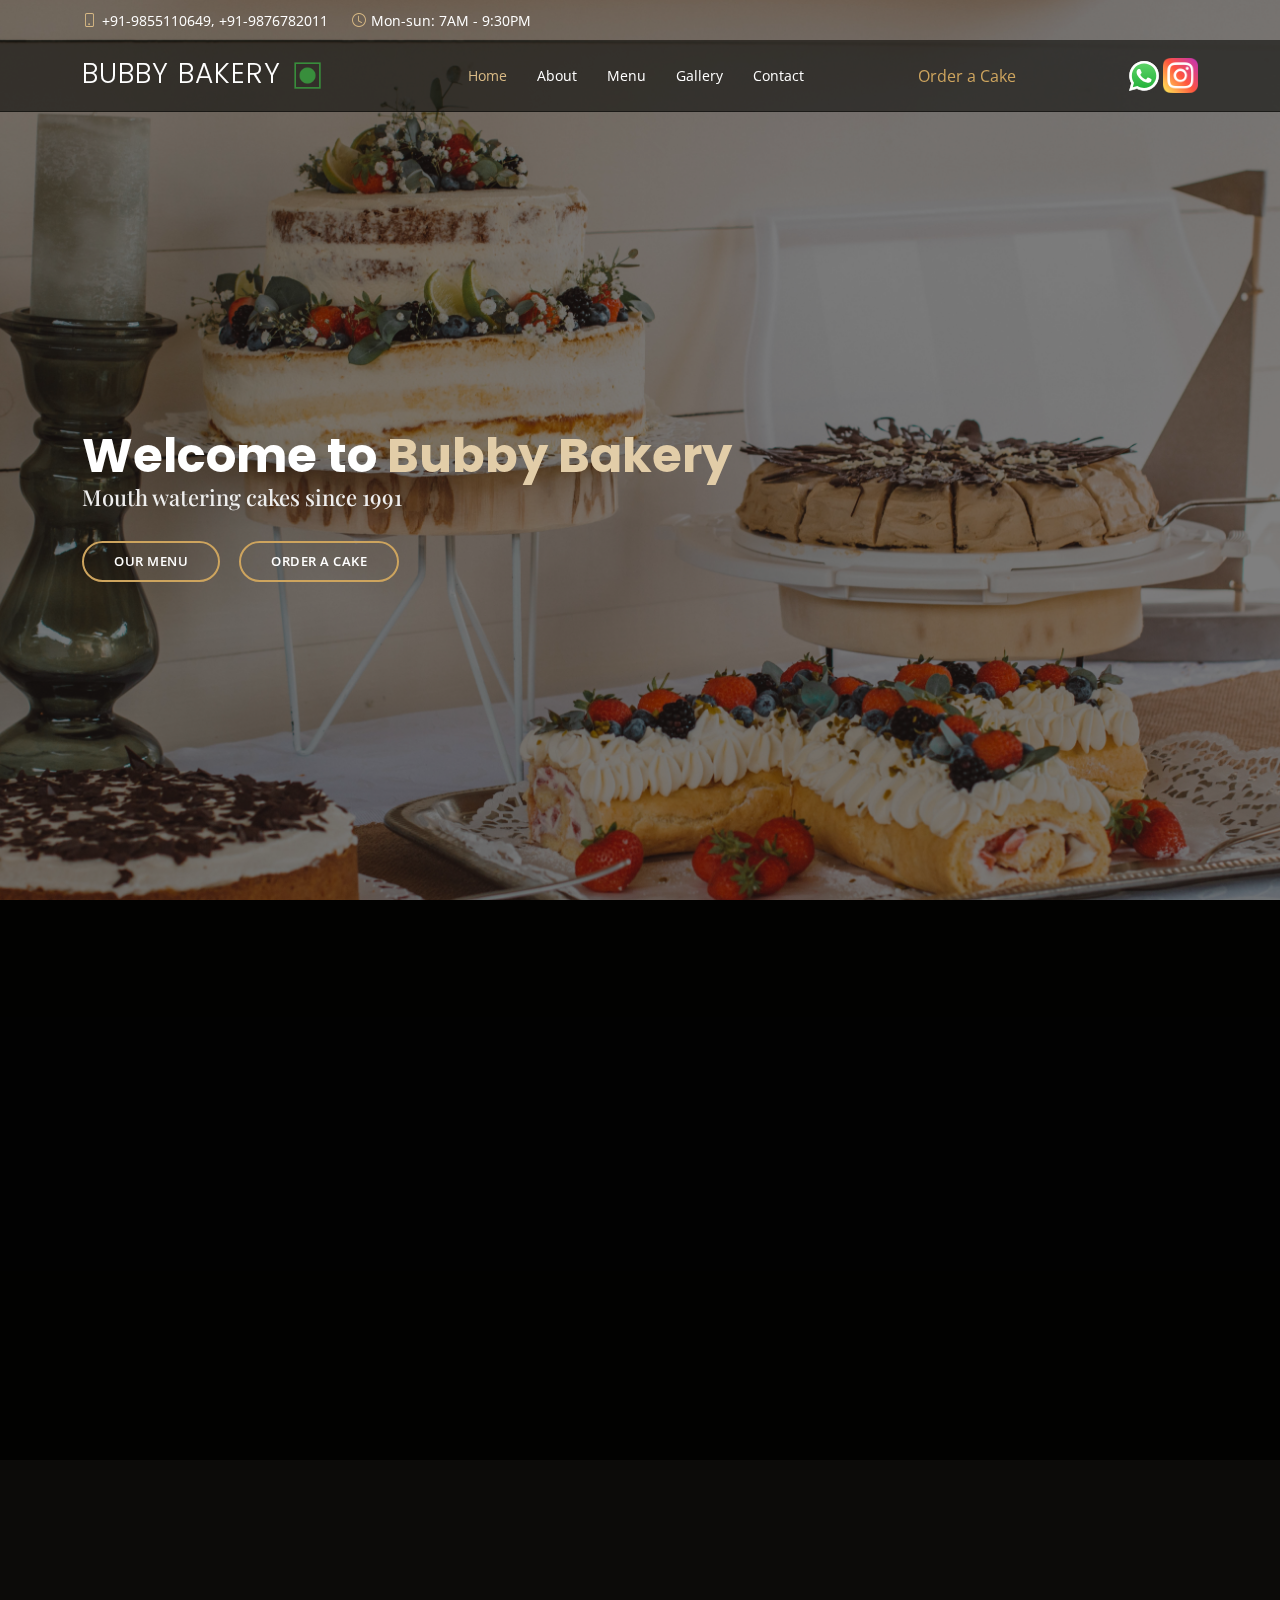
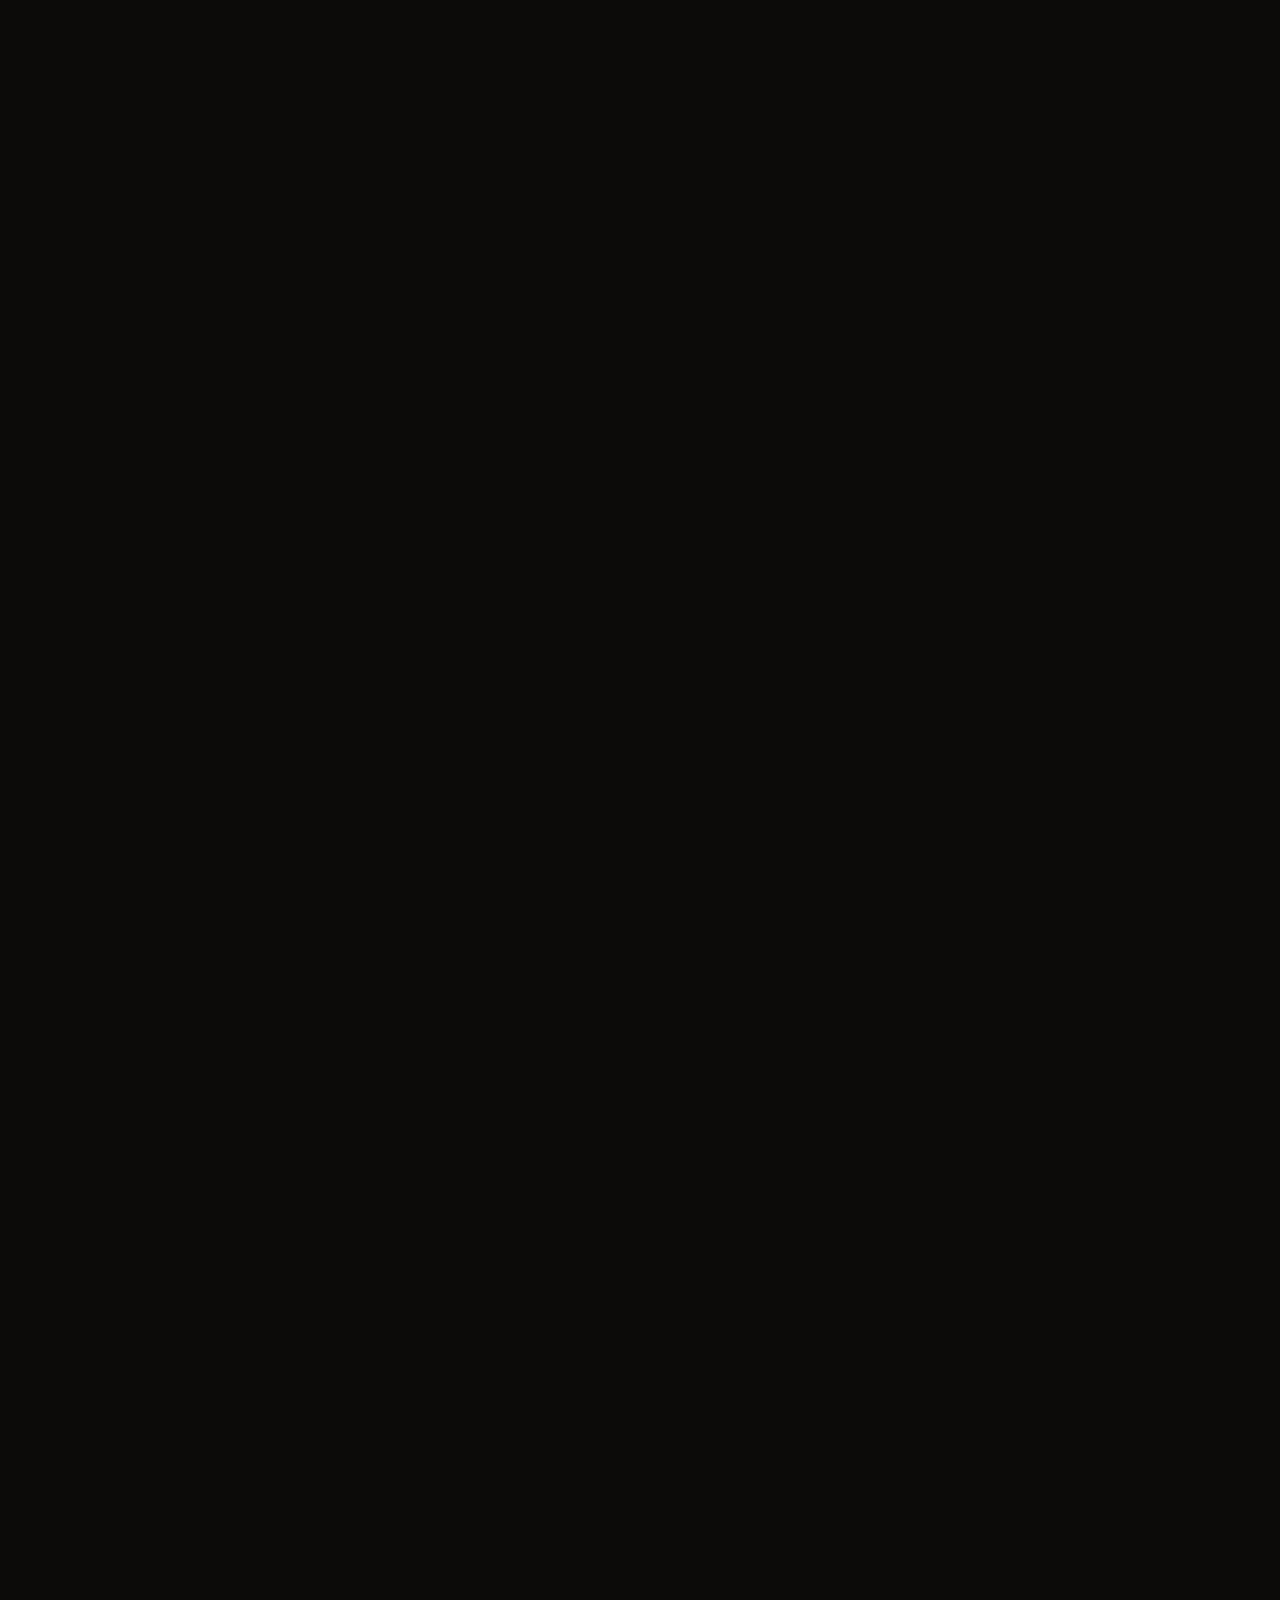
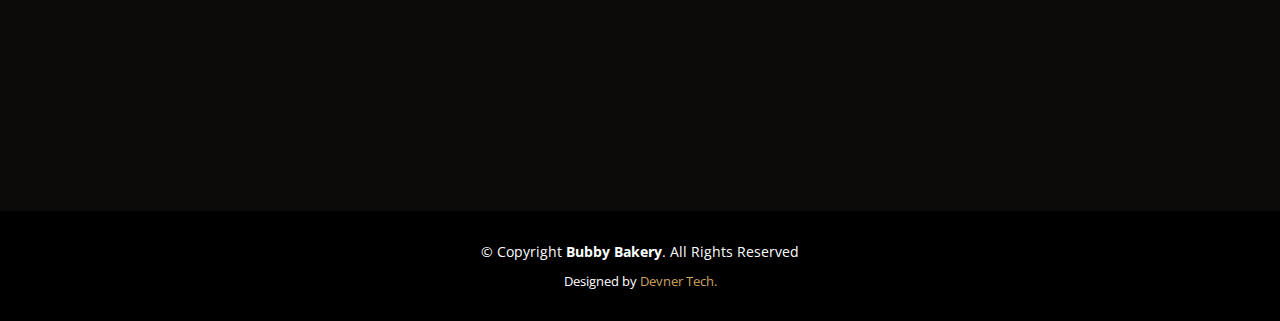
<file: index.html>
<!DOCTYPE html>
<html lang="en">
<!-- landing page -->

<head>
  <meta charset="utf-8" />
  <meta content="width=device-width, initial-scale=1.0" name="viewport" />

  <title>Bubby Bakery-A home of delicious cakes</title>
  <meta content="" name="description" />
  <meta content="" name="keywords" />

  <!-- Google Fonts -->
  <link
    href="https://fonts.googleapis.com/css?family=Open+Sans:300,300i,400,400i,600,600i,700,700i|Playfair+Display:ital,wght@0,400;0,500;0,600;0,700;1,400;1,500;1,600;1,700|Poppins:300,300i,400,400i,500,500i,600,600i,700,700i"
    rel="stylesheet" />

  <!-- Vendor CSS Files -->
  <link href="assets/vendor/animate.css/animate.min.css" rel="stylesheet" />
  <link href="assets/vendor/aos/aos.css" rel="stylesheet" />
  <link href="assets/vendor/bootstrap/css/bootstrap.min.css" rel="stylesheet" />
  <link href="assets/vendor/bootstrap-icons/bootstrap-icons.css" rel="stylesheet" />
  <link href="assets/vendor/boxicons/css/boxicons.min.css" rel="stylesheet" />
  <link href="assets/vendor/glightbox/css/glightbox.min.css" rel="stylesheet" />
  <link href="assets/vendor/swiper/swiper-bundle.min.css" rel="stylesheet" />

  <!-- Template Main CSS File -->
  <link href="assets/css/style.css" rel="stylesheet" />

  <!-- =======================================================
  * Template Name: Restaurantly - v3.3.0
  * Template URL: https://bootstrapmade.com/restaurantly-restaurant-template/
  * Author: BootstrapMade.com
  * License: https://bootstrapmade.com/license/
  ======================================================== -->
</head>

<body>
  <!-- ======= Top Bar ======= -->
  <div id="topbar" class="d-flex align-items-center fixed-top">
    <div class="
          container
          d-flex
          justify-content-center justify-content-md-between
        ">
      <div class="contact-info d-flex align-items-center">
        <i class="bi bi-phone d-flex align-items-center"><span>+91-9855110649, +91-9876782011</span></i>
        <i class="bi bi-clock d-flex align-items-center ms-4"><span> Mon-sun: 7AM - 9:30PM</span>
        </i>
      </div>
    </div>
  </div>

  <!-- ======= Header ======= -->
  <header id="header" class="fixed-top d-flex align-items-center">
    <div class="
          container-fluid container-xl
          d-flex
          align-items-center
          justify-content-lg-between
        ">
      <h1 class="logo me-auto me-lg-0">
        <a href="index.html">Bubby Bakery
          <img src="/assets/svj/veg2.png" width="35" height="35" alt="" />
        </a>
      </h1>
      <!-- Uncomment below if you prefer to use an image logo -->
      <!-- <a href="index.html" class="logo me-auto me-lg-0"><img src="assets/img/logo.png" alt="" class="img-fluid"></a>-->

      <nav id="navbar" class="navbar order-last order-lg-0">
        <ul>
          <li><a class="nav-link scrollto active" href="#hero">Home</a></li>
          <li><a class="nav-link scrollto" href="#about">About</a></li>
          <li><a class="nav-link scrollto" href="#menu">Menu</a></li>
          <li><a class="nav-link scrollto" href="#gallery">Gallery</a></li>

          <li><a class="nav-link scrollto" href="#contact">Contact</a></li>
        </ul>
        <i class="bi bi-list mobile-nav-toggle"></i>
      </nav>
      <!-- .navbar -->
      <a href="#Order a cake" class="Order a cake-btn scrollto d-none d-lg-flex">Order a Cake
      </a>
      <div>
        <a href="https://api.whatsapp.com/send?phone=919876782011" class="mr-2">
          <img src="assets/svj/whatsapp-symbol.svg" alt="" />
          <a href="https://www.instagram.com/bubbybakers1991/">
            <img src="assets/png/instagram.png" alt="" />
          </a>
        </a>
      </div>
    </div>
  </header>
  <!-- End Header -->

  <!-- ======= Hero Section ======= -->
  <section id="hero" class="d-flex align-items-center">
    <div class="container position-relative text-center text-lg-start" data-aos="zoom-in" data-aos-delay="100">
      <div class="row">
        <div class="col-lg-8">
          <h1>Welcome to <span>Bubby Bakery</span></h1>
          <h2>Mouth watering cakes since 1991</h2>

          <div class="btns">
            <a href="#menu" class="btn-menu animated fadeInUp scrollto">Our Menu</a>
            <a href="#Order a cake" class="btn-book animated fadeInUp scrollto">Order a cake</a>
          </div>
        </div>
      </div>
    </div>
  </section>
  <!-- End Hero -->

  <main id="main">
    <!-- ======= About Section ======= -->
    <section id="about" class="about">
      <div class="container" data-aos="fade-up">
        <div class="row">
          <div class="col-lg-6 order-1 order-lg-2" data-aos="zoom-in" data-aos-delay="100">
            <div class="about-img">
              <img src="assets/img/about.jpg" alt="" />
            </div>
          </div>
          <div class="col-lg-6 pt-4 pt-lg-0 order-2 order-lg-1 content">
            <h3>We bake it right</h3>
            <p class="fst-italic">
              Stock up on bread, pastries, and grab n' go paties and
              sandwiches.
            </p>
            <ul>
              <li>
                <i class="bi bi-check-circle"></i> Every flavor has a story.
              </li>
              <li>
                <i class="bi bi-check-circle"></i> A party without cake is
                just a meeting.
              </li>
              <li>
                <i class="bi bi-check-circle"></i> Cakes are special. Every
                birthday, every celebration ends with something sweet , a
                cake, and people to remember. It’s all about the memories.
              </li>
            </ul>
          </div>
        </div>
      </div>
    </section>
    <!-- End About Section -->

    <!-- ======= Why Us Section ======= -->
    <section id="why-us" class="why-us">
      <div class="container" data-aos="fade-up">
        <div class="section-title">
          <h2>Why Us</h2>
          <p>Why Choose Our Bakery</p>
        </div>

        <div class="row">
          <div class="col-lg-4">
            <div class="box" data-aos="zoom-in" data-aos-delay="100">
              <span>01</span>
              <h4>Quality Products</h4>
              <p>
                Our main objective has always been to bring the best quality
                and hygenic food products on your table.
              </p>
            </div>
          </div>

          <div class="col-lg-4 mt-4 mt-lg-0">
            <div class="box" data-aos="zoom-in" data-aos-delay="200">
              <span>02</span>
              <h4>Made With Love… and Necessity</h4>
              <p>
                We have a passion and commitment to provide delicious products
                for you as we like good tasting food too!
              </p>
            </div>
          </div>

          <div class="col-lg-4 mt-4 mt-lg-0">
            <div class="box" data-aos="zoom-in" data-aos-delay="300">
              <span>03</span>
              <h4>Weddings and Special Events</h4>
              <p>
                All special occasion orders, please allow 5 to 10 hours could
                be less depending on desired decorations. Special Occasion
                orders are available in all the flavors below.
              </p>
            </div>
          </div>
        </div>
      </div>
    </section>
    <!-- End Why Us Section -->

    <!-- ======= Gallery Section ======= -->
    <section id="gallery" class="gallery">
      <div class="container" data-aos="fade-up">
        <div class="section-title">
          <h2>Gallery</h2>
          <p>Some products from Our Bakery</p>
        </div>
      </div>

      <div class="container-fluid" data-aos="fade-up" data-aos-delay="100">
        <div class="row g-0">
          <div class="col-lg-3 col-md-4">
            <div class="gallery-item">
              <a href="assets/img/gallery/gallery-1.jpg" class="gallery-lightbox" data-gall="gallery-item">
                <img src="assets/img/gallery/gallery-1.jpg" alt="" class="img-fluid" />
              </a>
            </div>
          </div>

          <div class="col-lg-3 col-md-4">
            <div class="gallery-item">
              <a href="assets/img/gallery/gallery-2.jpg" class="gallery-lightbox" data-gall="gallery-item">
                <img src="assets/img/gallery/gallery-2.jpg" alt="" class="img-fluid" />
              </a>
            </div>
          </div>

          <div class="col-lg-3 col-md-4">
            <div class="gallery-item">
              <a href="assets/img/gallery/gallery-3.jpg" class="gallery-lightbox" data-gall="gallery-item">
                <img src="assets/img/gallery/gallery-3.jpg" alt="" class="img-fluid" />
              </a>
            </div>
          </div>

          <div class="col-lg-3 col-md-4">
            <div class="gallery-item">
              <a href="assets/img/gallery/gallery-4.jpg" class="gallery-lightbox" data-gall="gallery-item">
                <img src="assets/img/gallery/gallery-4.jpg" alt="" class="img-fluid" />
              </a>
            </div>
          </div>

          <div class="col-lg-3 col-md-4">
            <div class="gallery-item">
              <a href="assets/img/gallery/gallery-5.jpg" class="gallery-lightbox" data-gall="gallery-item">
                <img src="assets/img/gallery/gallery-5.jpg" alt="" class="img-fluid" />
              </a>
            </div>
          </div>

          <div class="col-lg-3 col-md-4">
            <div class="gallery-item">
              <a href="assets/img/gallery/gallery-6.jpg" class="gallery-lightbox" data-gall="gallery-item">
                <img src="assets/img/gallery/gallery-6.jpg" alt="" class="img-fluid" />
              </a>
            </div>
          </div>

          <div class="col-lg-3 col-md-4">
            <div class="gallery-item">
              <a href="assets/img/gallery/gallery-7.jpg" class="gallery-lightbox" data-gall="gallery-item">
                <img src="assets/img/gallery/gallery-7.jpg" alt="" class="img-fluid" />
              </a>
            </div>
          </div>

          <div class="col-lg-3 col-md-4">
            <div class="gallery-item">
              <a href="assets/img/gallery/gallery-8.jpg" class="gallery-lightbox" data-gall="gallery-item">
                <img src="assets/img/gallery/gallery-8.jpg" alt="" class="img-fluid" />
              </a>
            </div>
          </div>
          <!-- <div class="text-center mt-4">
            <a href="Gallery.html">
              <button class="view-gallery" type="submit">View All</button>
            </a>
          </div> -->

        </div>
      </div>
      </div>
    </section>
    <!-- End Gallery Section -->

    <!-- ======= Contact Section ======= -->
    <section id="contact" class="contact">
      <div class="container" data-aos="fade-up">
        <div class="section-title">
          <h2>Contact</h2>
          <p>Contact Us</p>
        </div>
      </div>
      <div class="container" data-aos="fade-up">
        <div class="row mt-5">
          <div class="col-lg-4">
            <div class="info">
              <div class="address">
                <i class="bi bi-geo-alt"></i>
                <h4>Location:</h4>
                <p>SH 13, Sudhar, Raikot Road, Punjab 141104</p>
              </div>

              <div class="open-hours">
                <i class="bi bi-clock"></i>
                <h4>Open Hours:</h4>
                <p>
                  Monday-Sunday:<br />
                  07:00 AM - 9:30 PM
                </p>
              </div>

              <div class="email">
                <i class="bi bi-envelope"></i>
                <h4>Email:</h4>
                <p>order@bubbybakery.com</p>
              </div>

              <div class="phone">
                <i class="bi bi-phone"></i>
                <h4>Call:</h4>
                <p>+91-9855110649</p>
              </div>
            </div>
          </div>

          <div class="col-lg-8 mt-5 mt-lg-0">
            <form action="https://formsubmit.co/order@bubbybakery.com" method="POST" role="form" class="php-email-form">
              <input type="hidden" name="_captcha" value="false">
              <div class="row">
                <div class="col-md-6 form-group">
                  <input type="text" name="name" class="form-control" id="name" placeholder="Your Name" required />
                </div>
                <div class="col-md-6 form-group mt-3 mt-md-0">
                  <input type="email" class="form-control" name="email" id="email" placeholder="Your Email" required />
                </div>
              </div>
              <div class="form-group mt-3">
                <input type="text" class="form-control" name="subject" id="subject" placeholder="Subject" required />
              </div>
              <div class="form-group mt-3">
                <textarea class="form-control" name="message" rows="8" placeholder="Message" required></textarea>
              </div>
              <div class="my-3">
                <div class="loading">Loading</div>
                <div class="error-message"></div>
                <div class="sent-message">
                  Your message has been sent. Thank you!
                </div>
              </div>
              <div class="text-center">
                <button type="submit" onclick="">Send Message</button>

              </div>
            </form>
          </div>
        </div>
      </div>
    </section>
    <!-- End Contact Section -->
  </main>
  <!-- End #main -->

  <!-- ======= Footer ======= -->
  <footer id="footer">
    <div class="container">
      <div class="copyright">
        &copy; Copyright <strong><span>Bubby Bakery</span></strong>. All Rights Reserved
      </div>
      <div class="credits">
        <!-- All the links in the footer should remain intact. -->
        <!-- You can delete the links only if you purchased the pro version. -->
        <!-- Licensing information: https://bootstrapmade.com/license/ -->
        <!-- Purchase the pro version with working PHP/AJAX contact form: https://bootstrapmade.com/restaurantly-restaurant-template/ -->
        Designed by <a href="">Devner Tech.</a>
      </div>
    </div>
  </footer>
  <!-- End Footer -->

  <div id="preloader"></div>
  <a href="#" class="back-to-top d-flex align-items-center justify-content-center"><i
      class="bi bi-arrow-up-short"></i></a>

  <!-- Vendor JS Files -->
  <script src="assets/vendor/aos/aos.js"></script>
  <script src="assets/vendor/bootstrap/js/bootstrap.bundle.min.js"></script>
  <script src="assets/vendor/glightbox/js/glightbox.min.js"></script>
  <script src="assets/vendor/isotope-layout/isotope.pkgd.min.js"></script>
  <script src="assets/vendor/php-email-form/validate.js"></script>
  <script src="assets/vendor/swiper/swiper-bundle.min.js"></script>

  <!-- Template Main JS File -->
  <script src="assets/js/main.js"></script>
  <script src="assets/js/function.js"></script>
</body>

</html>
</file>
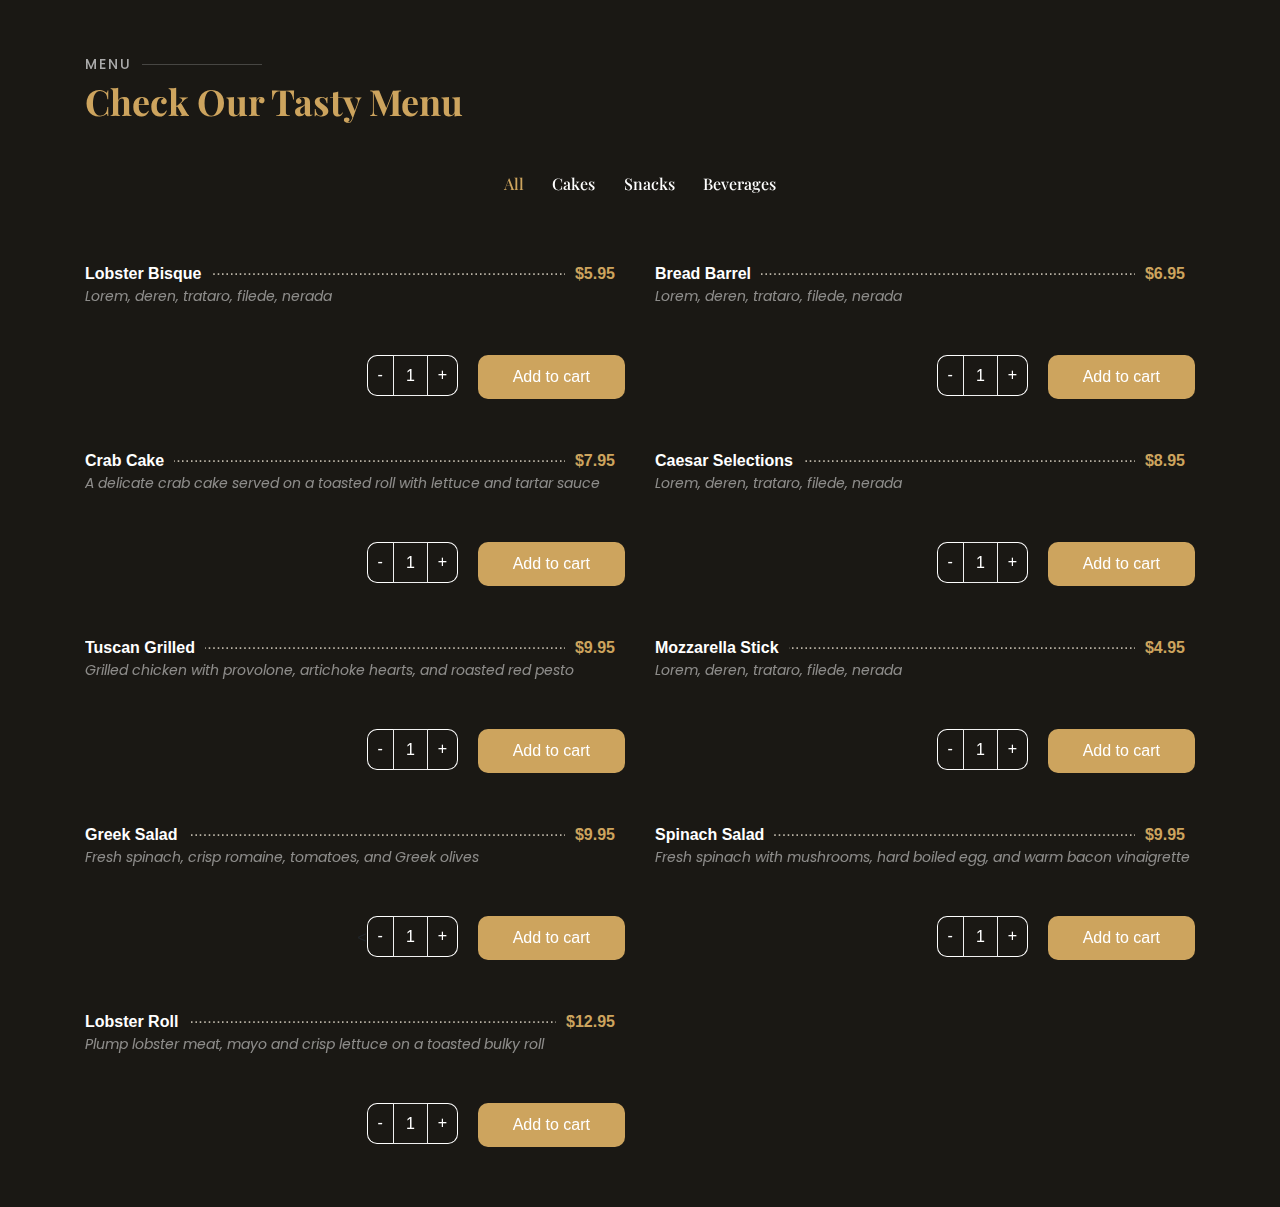
<file: orderManagement/index.html>
<!DOCTYPE html>
<html lang="en">

<head>
  <meta charset="utf-8" />
  <meta content="width=device-width, initial-scale=1.0" name="viewport" />

  <title>Bubby Bakery</title>
  <meta content="" name="description" />
  <meta content="" name="keywords" />

  <!-- Google Fonts -->
  <link
    href="https://fonts.googleapis.com/css?family=Open+Sans:300,300i,400,400i,600,600i,700,700i|Playfair+Display:ital,wght@0,400;0,500;0,600;0,700;1,400;1,500;1,600;1,700|Poppins:300,300i,400,400i,500,500i,600,600i,700,700i"
    rel="stylesheet" />

  <!-- Vendor CSS Files -->
  <link href="../assets/vendor/animate.css/animate.min.css" rel="stylesheet" />
  <link href="../assets/vendor/aos/aos.css" rel="stylesheet" />
  <link href="../assets/vendor/bootstrap/css/bootstrap.min.css" rel="stylesheet" />
  <link href="../assets/vendor/bootstrap-icons/bootstrap-icons.css" rel="stylesheet" />
  <link href="../assets/vendor/boxicons/css/boxicons.min.css" rel="stylesheet" />
  <link href="../assets/vendor/glightbox/css/glightbox.min.css" rel="stylesheet" />
  <link href="../assets/vendor/swiper/swiper-bundle.min.css" rel="stylesheet" />
  <link rel="stylesheet" href="https://cdnjs.cloudflare.com/ajax/libs/font-awesome/4.7.0/css/font-awesome.min.css" />

  <script src="https://ajax.googleapis.com/ajax/libs/jquery/3.5.1/jquery.min.js"></script>
  <script src="https://cdnjs.cloudflare.com/ajax/libs/popper.js/1.16.0/umd/popper.min.js"></script>
  <script src="https://maxcdn.bootstrapcdn.com/bootstrap/4.5.2/js/bootstrap.min.js"></script>
  <!-- Template Main CSS File -->
  <link href="../assets/css/style.css" rel="stylesheet" />
  <link rel="stylesheet" href="./style.css">
  <link rel="stylesheet" href="https://maxcdn.bootstrapcdn.com/bootstrap/4.5.2/css/bootstrap.min.css">

  <!-- =======================================================
  * Template Name: Restaurantly - v3.1.0
  * Template URL: https://bootstrapmade.com/restaurantly-restaurant-template/
  * Author: BootstrapMade.com
  * License: https://bootstrapmade.com/license/
  ======================================================== -->
</head>

<body>
  <!-- The social media icon bar -->

  <!-- ======= Menu Section ======= -->
  <section id="menu" class="menu section-bg">
    <div class="container" data-aos="fade-up">
      <div class="section-title">
        <h2>Menu</h2>
        <p>Check Our Tasty Menu</p>
      </div>

      <div class="row" data-aos="fade-up" data-aos-delay="100">
        <div class="col-lg-12 d-flex justify-content-center">
          <ul id="menu-flters">
            <li data-filter="*" class="filter-active">All</li>
            <li data-filter=".filter-starters">Cakes</li>
            <li data-filter=".filter-salads">Snacks</li>
            <li data-filter=".filter-specialty">Beverages</li>
          </ul>
        </div>
      </div>

      <div class="row menu-container" data-aos="fade-up" data-aos-delay="200">
        <div class="col-lg-6 menu-item filter-starters">
          <div class="menu-content">
            <a href="#">Lobster Bisque</a><span>$5.95

            </span>

          </div>
          <div class="menu-ingredients">
            Lorem, deren, trataro, filede, nerada
          </div>
          <div class="qty mt-5 ">
            <div class="quantity buttons_added">
              <input type="button" value="-" class="minus"><input type="number" step="1" min="1" max="" name="quantity"
                value="1" title="Qty" class="input-text qty text" size="4" pattern="" inputmode=""><input type="button"
                value="+" class="plus">
            </div>
            </td>
            <button type="button" class="add-to-cart">Add to cart</button>
          </div>
        </div>

        <div class="col-lg-6 menu-item filter-specialty">
          <div class="menu-content">
            <a href="#">Bread Barrel</a><span>$6.95</span>
          </div>
          <div class="menu-ingredients">
            Lorem, deren, trataro, filede, nerada
          </div>
          <div class="qty mt-5 ">
            <div class="quantity buttons_added">
              <input type="button" value="-" class="minus"><input type="number" step="1" min="1" max="" name="quantity"
                value="1" title="Qty" class="input-text qty text" size="4" pattern="" inputmode=""><input type="button"
                value="+" class="plus">
            </div>
            </td>
            <button type="button" class="add-to-cart">Add to cart</button>
          </div>
        </div>

        <div class="col-lg-6 menu-item filter-starters">
          <div class="menu-content">
            <a href="#">Crab Cake</a><span>$7.95</span>
          </div>
          <div class="menu-ingredients">
            A delicate crab cake served on a toasted roll with lettuce and
            tartar sauce
          </div>
          <div class="qty mt-5 ">
            <div class="quantity buttons_added">
              <input type="button" value="-" class="minus"><input type="number" step="1" min="1" max="" name="quantity"
                value="1" title="Qty" class="input-text qty text" size="4" pattern="" inputmode=""><input type="button"
                value="+" class="plus">
            </div>
            </td>
            <button type="button" class="add-to-cart">Add to cart</button>
          </div>
        </div>

        <div class="col-lg-6 menu-item filter-salads">
          <div class="menu-content">
            <a href="#">Caesar Selections</a><span>$8.95</span>
          </div>
          <div class="menu-ingredients">
            Lorem, deren, trataro, filede, nerada
          </div>
          <div class="qty mt-5 ">
            <div class="quantity buttons_added">
              <input type="button" value="-" class="minus"><input type="number" step="1" min="1" max="" name="quantity"
                value="1" title="Qty" class="input-text qty text" size="4" pattern="" inputmode=""><input type="button"
                value="+" class="plus">
            </div>
            </td>
            <button type="button" class="add-to-cart">Add to cart</button>
          </div>
        </div>

        <div class="col-lg-6 menu-item filter-specialty">
          <div class="menu-content">
            <a href="#">Tuscan Grilled</a><span>$9.95</span>
          </div>
          <div class="menu-ingredients">
            Grilled chicken with provolone, artichoke hearts, and roasted red
            pesto
          </div>
          <div class="qty mt-5 ">
            <div class="quantity buttons_added">
              <input type="button" value="-" class="minus"><input type="number" step="1" min="1" max="" name="quantity"
                value="1" title="Qty" class="input-text qty text" size="4" pattern="" inputmode=""><input type="button"
                value="+" class="plus">
            </div>
            </td>
            <button type="button" class="add-to-cart">Add to cart</button>
          </div>
        </div>

        <div class="col-lg-6 menu-item filter-starters">
          <div class="menu-content">
            <a href="#">Mozzarella Stick</a><span>$4.95</span>
          </div>
          <div class="menu-ingredients">
            Lorem, deren, trataro, filede, nerada
          </div>
          <div class="qty mt-5 ">
            <div class="quantity buttons_added">
              <input type="button" value="-" class="minus"><input type="number" step="1" min="1" max="" name="quantity"
                value="1" title="Qty" class="input-text qty text" size="4" pattern="" inputmode=""><input type="button"
                value="+" class="plus">
            </div>
            </td>
            <button type="button" class="add-to-cart">Add to cart</button>
          </div>
        </div>

        <div class="col-lg-6 menu-item filter-salads">
          <div class="menu-content">
            <a href="#">Greek Salad</a><span>$9.95</span>
          </div>
          <div class="menu-ingredients">
            Fresh spinach, crisp romaine, tomatoes, and Greek olives
          </div>
          <div class="qty mt-5 ">
            <<div class="quantity buttons_added">
              <input type="button" value="-" class="minus"><input type="number" step="1" min="1" max="" name="quantity"
                value="1" title="Qty" class="input-text qty text" size="4" pattern="" inputmode=""><input type="button"
                value="+" class="plus">
          </div>
          </td>
          <button type="button" class="add-to-cart">Add to cart</button>
        </div>
      </div>

      <div class="col-lg-6 menu-item filter-salads">
        <div class="menu-content">
          <a href="#">Spinach Salad</a><span>$9.95</span>
        </div>
        <div class="menu-ingredients">
          Fresh spinach with mushrooms, hard boiled egg, and warm bacon
          vinaigrette
        </div>
        <div class="qty mt-5 ">
          <div class="quantity buttons_added">
            <input type="button" value="-" class="minus"><input type="number" step="1" min="1" max="" name="quantity"
              value="1" title="Qty" class="input-text qty text" size="4" pattern="" inputmode=""><input type="button"
              value="+" class="plus">
          </div>
          </td>
          <button type="button" class="add-to-cart">Add to cart</button>
        </div>
      </div>

      <div class="col-lg-6 menu-item filter-specialty">
        <div class="menu-content">
          <a href="#">Lobster Roll</a><span>$12.95</span>
        </div>
        <div class="menu-ingredients">
          Plump lobster meat, mayo and crisp lettuce on a toasted bulky roll
        </div>
        <div class="qty mt-5 ">
          <div class="quantity buttons_added">
            <input type="button" value="-" class="minus"><input type="number" step="1" min="1" max="" name="quantity"
              value="1" title="Qty" class="input-text qty text" size="4" pattern="" inputmode=""><input type="button"
              value="+" class="plus">
          </div>
          </td>
          <button type="button" class="add-to-cart">Add to cart</button>
        </div>
      </div>
    </div>
    </div>
  </section>
  <!-- End Menu Section -->

  <!-- modal cart section -->
  <!-- Button to Open the Modal -->

  <!-- The Modal -->
  <div class="modal" id="myModal">

    <div class="modal-dialog modal-lg">
      <div class="modal-content">

        <!-- Modal Header -->
        <div class="modal-header">
          <h4 class="modal-title">Cart</h4>
          <button type="button" class="close" data-dismiss="modal">&times;</button>
        </div>

        <!-- Modal body -->
        <table class="table">
          <tbody>
            <thead>
              <tr>
                <th scope="col">#</th>
                <th scope="col">Item Name</th>
                <th scope="col">Quantity</th>
                <th scope="col">Price</th>
              </tr>
            </thead>
            <tr>
              <th scope="row">1</th>
              <td>Paneer Pizza Medium</td>
              <td>
                <div class="quantity buttons_added">
                  <input type="button" value="-" class="minus"><input type="number" step="1" min="1" max=""
                    name="quantity" value="1" title="Qty" class="input-text qty text" size="4" pattern=""
                    inputmode=""><input type="button" value="+" class="plus">
              </td>
              <td>200</td>
            </tr>
            <tr>
              <th scope="row">2</th>
              <td>Cold Coffee w/ Icecream</td>
              <td>
                <div class="quantity buttons_added">
                  <input type="button" value="-" class="minus"><input type="number" step="1" min="1" max=""
                    name="quantity" value="1" title="Qty" class="input-text qty text" size="4" pattern=""
                    inputmode=""><input type="button" value="+" class="plus">
                </div>
              </td>
              <td>150</td>

            </tr>
          </tbody>
        </table>
        <div class="total-price">
          <p> Total price : Rs 350 </p>
        </div>
        <!-- Modal footer -->
        <div class="modal-footer">
          <button type="button" class="add-to-cart" data-dismiss="modal">Checkout</button>
        </div>

      </div>
    </div>
  </div>

  <a class="back-to-top d-flex align-items-center justify-content-center"><img src="../assets/png/cart-43-32.ico" alt=""
      data-toggle="modal" data-target="#myModal" /></a>
  <!-- Modal -->

  <!-- ======= Footer ======= -->

  <!-- End Footer -->

  <!-- Vendor JS Files -->
  <script src="../assets/vendor/aos/aos.js"></script>
  <script src="../assets/vendor/bootstrap/js/bootstrap.bundle.min.js"></script>
  <script src="../assets/vendor/glightbox/js/glightbox.min.js"></script>
  <script src="../assets/vendor/isotope-layout/isotope.pkgd.min.js"></script>
  <script src="../assets/vendor/php-email-form/validate.js"></script>
  <script src="../assets/vendor/swiper/swiper-bundle.min.js"></script>
  <script data-require="jquery@3.1.1" data-semver="3.1.1"
    src="https://ajax.googleapis.com/ajax/libs/jquery/3.1.1/jquery.min.js"></script>
  <script src="script.js"></script>

  <!-- Template Main JS File -->
  <script src="../assets/js/main.js"></script>
</body>

</html>
</file>
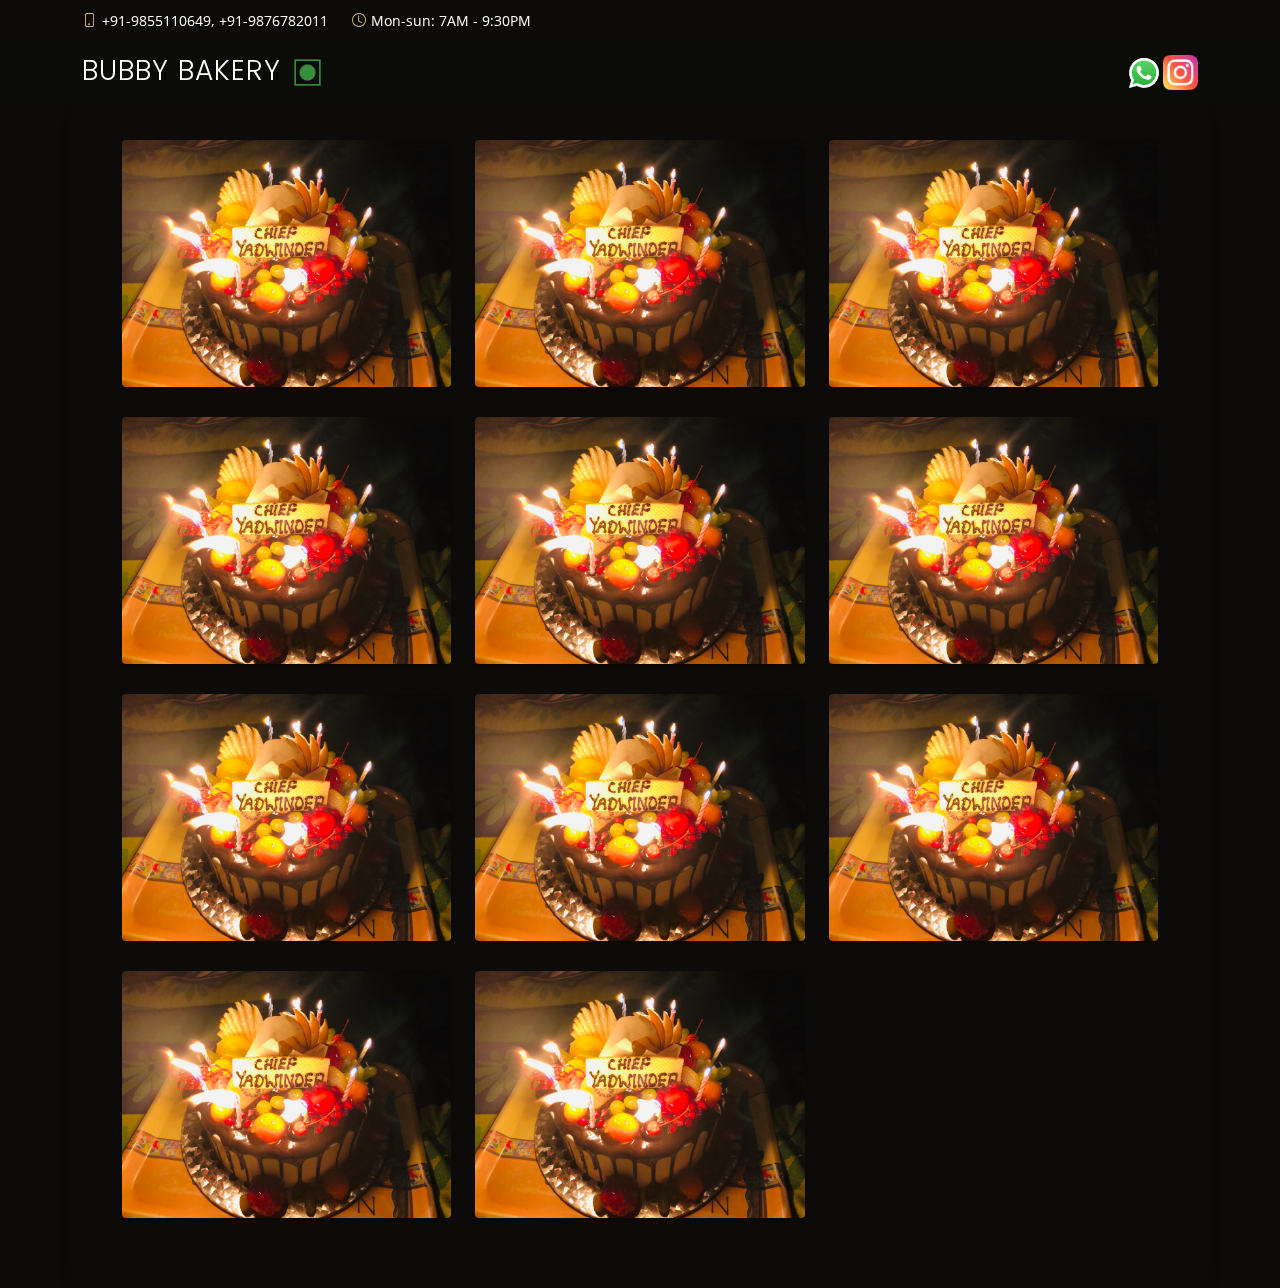
<file: Gallery.html>
<!DOCTYPE html>
<html lang="en">

<head>
  <meta charset="utf-8">
  <meta content="width=device-width, initial-scale=1.0" name="viewport">

  <title>Bubby Bakery-A home of delicious cakes</title>
  <meta content="" name="description">
  <meta content="" name="keywords">


  <!-- Google Fonts -->
  <link
    href="https://fonts.googleapis.com/css?family=Open+Sans:300,300i,400,400i,600,600i,700,700i|Raleway:300,300i,400,400i,500,500i,600,600i,700,700i|Poppins:300,300i,400,400i,500,500i,600,600i,700,700i"
    rel="stylesheet">

  <!-- Vendor CSS Files -->
  <link href="assets/vendor/animate.css/animate.min.css" rel="stylesheet">
  <link href="assets/vendor/bootstrap/css/bootstrap.min.css" rel="stylesheet">
  <link href="assets/vendor/bootstrap-icons/bootstrap-icons.css" rel="stylesheet">
  <link href="assets/vendor/boxicons/css/boxicons.min.css" rel="stylesheet">
  <link href="assets/vendor/glightbox/css/glightbox.min.css" rel="stylesheet">
  <link href="assets/vendor/swiper/swiper-bundle.min.css" rel="stylesheet">

  <!-- Template Main CSS File -->
  <link rel="stylesheet" href="assets/css/gallery-grid.css">
  <link rel="stylesheet" href="assets/css/style.css">

  <!-- =======================================================
  * Template Name: Green - v4.6.0
  * Template URL: https://bootstrapmade.com/green-free-one-page-bootstrap-template/
  * Author: BootstrapMade.com
  * License: https://bootstrapmade.com/license/
  ======================================================== -->
</head>

<body>
  <div id="topbar" class="d-flex align-items-center fixed-top">
    <div class="
          container
          d-flex
          justify-content-center justify-content-md-between
        ">
      <div class="contact-info d-flex align-items-center">
        <i class="bi bi-phone d-flex align-items-center"><span>+91-9855110649, +91-9876782011</span></i>
        <i class="bi bi-clock d-flex align-items-center ms-4"><span> Mon-sun: 7AM - 9:30PM</span>
        </i>
      </div>
    </div>
  </div>


  <!-- ======= Header ======= -->
  <header id="header" class="fixed-top d-flex align-items-center">
    <div class="
          container-fluid container-xl
          d-flex
          align-items-center
          justify-content-lg-between
        ">
      <h1 class="logo me-auto me-lg-0">
        <a href="index.html">Bubby Bakery
          <img src="/assets/svj/veg2.png" width="35" height="35" alt="" />
        </a>
      </h1>

      <i class="bi bi-list mobile-nav-toggle"></i>
      </nav>
      <!-- .navbar -->
      <div>
        <a href="https://api.whatsapp.com/send?phone=919876782011" class="mr-2">
          <img src="assets/svj/whatsapp-symbol.svg" alt="" />
          <a href="https://www.instagram.com/bubbybakers1991/">
            <img src="assets/png/instagram.png" alt="" />
          </a>
        </a>
      </div>
    </div>
  </header>



  <div class="container gallery-container">

    <div class="tz-gallery">

      <div class="row">
        <div class="col-sm-6 col-md-4">
          <a class="lightbox" href="assets/img/gallery/gallery-1.jpg">
            <img src="assets/img/gallery/gallery-1.jpg">
          </a>
        </div>
        <div class="col-sm-6 col-md-4">
          <a class="lightbox" href="assets/img/gallery/gallery-1.jpg">
            <img src="assets/img/gallery/gallery-1.jpg">
          </a>
        </div>
        <div class="col-sm-6 col-md-4">
          <a class="lightbox" href="assets/img/gallery/gallery-1.jpg">
            <img src="assets/img/gallery/gallery-1.jpg">
          </a>
        </div>
        <div class="col-sm-6 col-md-4">
          <a class="lightbox" href="assets/img/gallery/gallery-1.jpg">
            <img src="assets/img/gallery/gallery-1.jpg">
          </a>
        </div>
        <div class="col-sm-6 col-md-4">
          <a class="lightbox" href="assets/img/gallery/gallery-1.jpg">
            <img src="assets/img/gallery/gallery-1.jpg">
          </a>
        </div>
        <div class="col-sm-6 col-md-4">
          <a class="lightbox" href="assets/img/gallery/gallery-1.jpg">
            <img src="assets/img/gallery/gallery-1.jpg">
          </a>
        </div>
        <div class="col-sm-6 col-md-4">
          <a class="lightbox" href="assets/img/gallery/gallery-1.jpg">
            <img src="assets/img/gallery/gallery-1.jpg">
          </a>
        </div>
        <div class="col-sm-6 col-md-4">
          <a class="lightbox" href="assets/img/gallery/gallery-1.jpg">
            <img src="assets/img/gallery/gallery-1.jpg">
          </a>
        </div>
        <div class="col-sm-6 col-md-4">
          <a class="lightbox" href="assets/img/gallery/gallery-1.jpg">
            <img src="assets/img/gallery/gallery-1.jpg">
          </a>
        </div>
        <div class="col-sm-6 col-md-4">
          <a class="lightbox" href="assets/img/gallery/gallery-1.jpg">
            <img src="assets/img/gallery/gallery-1.jpg">
          </a>
        </div>
        <div class="col-sm-6 col-md-4">
          <a class="lightbox" href="assets/img/gallery/gallery-1.jpg">
            <img src="assets/img/gallery/gallery-1.jpg">
          </a>
        </div>
      </div>

    </div>

  </div>





  </main><!-- End #main -->

  <!-- ======= Footer ======= -->


  <a href="#" class="back-to-top d-flex align-items-center justify-content-center"><i
      class="bi bi-arrow-up-short"></i></a>

  <!-- Vendor JS Files -->
  <script src="assets/vendor/bootstrap/js/bootstrap.bundle.min.js"></script>
  <script src="assets/vendor/glightbox/js/glightbox.min.js"></script>
  <script src="assets/vendor/isotope-layout/isotope.pkgd.min.js"></script>
  <script src="assets/vendor/php-email-form/validate.js"></script>
  <script src="assets/vendor/swiper/swiper-bundle.min.js"></script>

  <!-- Template Main JS File -->
  <script src="assets/js/main.js"></script>

</body>

</html>
</file>
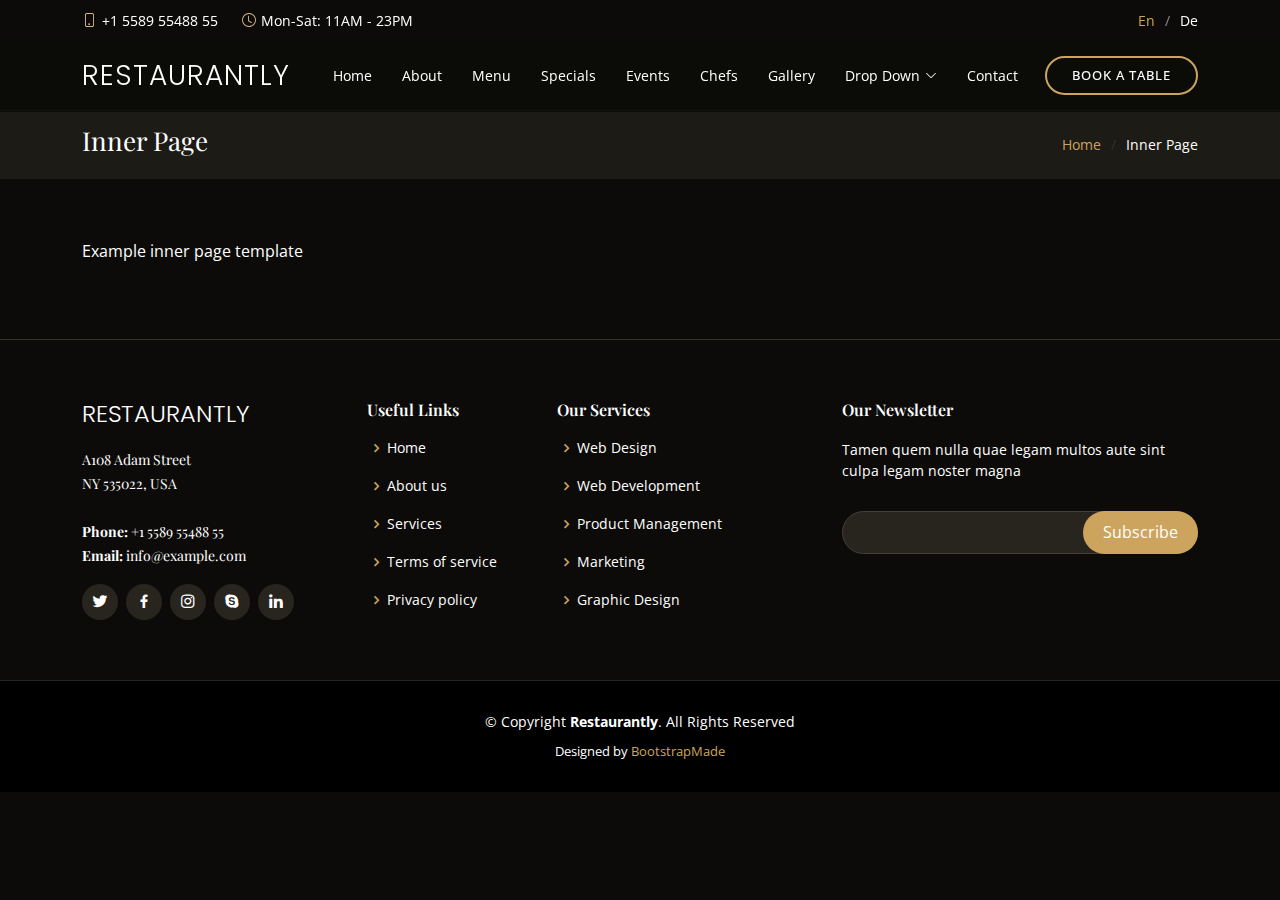
<file: inner-page.html>
<!DOCTYPE html>
<html lang="en">

<head>
  <meta charset="utf-8">
  <meta content="width=device-width, initial-scale=1.0" name="viewport">

  <title>Restaurantly Bootstrap Template - Inner Page</title>
  <meta content="" name="description">
  <meta content="" name="keywords">

  <!-- Favicons -->
  <link href="assets/img/favicon.png" rel="icon">
  <link href="assets/img/apple-touch-icon.png" rel="apple-touch-icon">

  <!-- Google Fonts -->
  <link href="https://fonts.googleapis.com/css?family=Open+Sans:300,300i,400,400i,600,600i,700,700i|Playfair+Display:ital,wght@0,400;0,500;0,600;0,700;1,400;1,500;1,600;1,700|Poppins:300,300i,400,400i,500,500i,600,600i,700,700i" rel="stylesheet">

  <!-- Vendor CSS Files -->
  <link href="assets/vendor/animate.css/animate.min.css" rel="stylesheet">
  <link href="assets/vendor/aos/aos.css" rel="stylesheet">
  <link href="assets/vendor/bootstrap/css/bootstrap.min.css" rel="stylesheet">
  <link href="assets/vendor/bootstrap-icons/bootstrap-icons.css" rel="stylesheet">
  <link href="assets/vendor/boxicons/css/boxicons.min.css" rel="stylesheet">
  <link href="assets/vendor/glightbox/css/glightbox.min.css" rel="stylesheet">
  <link href="assets/vendor/swiper/swiper-bundle.min.css" rel="stylesheet">

  <!-- Template Main CSS File -->
  <link href="assets/css/style.css" rel="stylesheet">

  <!-- =======================================================
  * Template Name: Restaurantly - v3.3.0
  * Template URL: https://bootstrapmade.com/restaurantly-restaurant-template/
  * Author: BootstrapMade.com
  * License: https://bootstrapmade.com/license/
  ======================================================== -->
</head>

<body>

  <!-- ======= Top Bar ======= -->
  <div id="topbar" class="d-flex align-items-center fixed-top">
    <div class="container d-flex justify-content-center justify-content-md-between">

      <div class="contact-info d-flex align-items-center">
        <i class="bi bi-phone d-flex align-items-center"><span>+1 5589 55488 55</span></i>
        <i class="bi bi-clock d-flex align-items-center ms-4"><span> Mon-Sat: 11AM - 23PM</span></i>
      </div>

      <div class="languages d-none d-md-flex align-items-center">
        <ul>
          <li>En</li>
          <li><a href="#">De</a></li>
        </ul>
      </div>
    </div>
  </div>

  <!-- ======= Header ======= -->
  <header id="header" class="fixed-top d-flex align-items-cente">
    <div class="container-fluid container-xl d-flex align-items-center justify-content-lg-between">

      <h1 class="logo me-auto me-lg-0"><a href="index.html">Restaurantly</a></h1>
      <!-- Uncomment below if you prefer to use an image logo -->
      <!-- <a href="index.html" class="logo me-auto me-lg-0"><img src="assets/img/logo.png" alt="" class="img-fluid"></a>-->

      <nav id="navbar" class="navbar order-last order-lg-0">
        <ul>
          <li><a class="nav-link scrollto " href="#hero">Home</a></li>
          <li><a class="nav-link scrollto" href="#about">About</a></li>
          <li><a class="nav-link scrollto" href="#menu">Menu</a></li>
          <li><a class="nav-link scrollto" href="#specials">Specials</a></li>
          <li><a class="nav-link scrollto" href="#events">Events</a></li>
          <li><a class="nav-link scrollto" href="#chefs">Chefs</a></li>
          <li><a class="nav-link scrollto" href="#gallery">Gallery</a></li>
          <li class="dropdown"><a href="#"><span>Drop Down</span> <i class="bi bi-chevron-down"></i></a>
            <ul>
              <li><a href="#">Drop Down 1</a></li>
              <li class="dropdown"><a href="#"><span>Deep Drop Down</span> <i class="bi bi-chevron-right"></i></a>
                <ul>
                  <li><a href="#">Deep Drop Down 1</a></li>
                  <li><a href="#">Deep Drop Down 2</a></li>
                  <li><a href="#">Deep Drop Down 3</a></li>
                  <li><a href="#">Deep Drop Down 4</a></li>
                  <li><a href="#">Deep Drop Down 5</a></li>
                </ul>
              </li>
              <li><a href="#">Drop Down 2</a></li>
              <li><a href="#">Drop Down 3</a></li>
              <li><a href="#">Drop Down 4</a></li>
            </ul>
          </li>
          <li><a class="nav-link scrollto" href="#contact">Contact</a></li>
        </ul>
        <i class="bi bi-list mobile-nav-toggle"></i>
      </nav><!-- .navbar -->
      <a href="#book-a-table" class="book-a-table-btn scrollto d-none d-lg-flex">Book a table</a>

    </div>
  </header><!-- End Header -->

  <main id="main">
    <section class="breadcrumbs">
      <div class="container">

        <div class="d-flex justify-content-between align-items-center">
          <h2>Inner Page</h2>
          <ol>
            <li><a href="index.html">Home</a></li>
            <li>Inner Page</li>
          </ol>
        </div>

      </div>
    </section>

    <section class="inner-page">
      <div class="container">
        <p>
          Example inner page template
        </p>
      </div>
    </section>

  </main><!-- End #main -->

  <!-- ======= Footer ======= -->
  <footer id="footer">
    <div class="footer-top">
      <div class="container">
        <div class="row">

          <div class="col-lg-3 col-md-6">
            <div class="footer-info">
              <h3>Restaurantly</h3>
              <p>
                A108 Adam Street <br>
                NY 535022, USA<br><br>
                <strong>Phone:</strong> +1 5589 55488 55<br>
                <strong>Email:</strong> info@example.com<br>
              </p>
              <div class="social-links mt-3">
                <a href="#" class="twitter"><i class="bx bxl-twitter"></i></a>
                <a href="#" class="facebook"><i class="bx bxl-facebook"></i></a>
                <a href="#" class="instagram"><i class="bx bxl-instagram"></i></a>
                <a href="#" class="google-plus"><i class="bx bxl-skype"></i></a>
                <a href="#" class="linkedin"><i class="bx bxl-linkedin"></i></a>
              </div>
            </div>
          </div>

          <div class="col-lg-2 col-md-6 footer-links">
            <h4>Useful Links</h4>
            <ul>
              <li><i class="bx bx-chevron-right"></i> <a href="#">Home</a></li>
              <li><i class="bx bx-chevron-right"></i> <a href="#">About us</a></li>
              <li><i class="bx bx-chevron-right"></i> <a href="#">Services</a></li>
              <li><i class="bx bx-chevron-right"></i> <a href="#">Terms of service</a></li>
              <li><i class="bx bx-chevron-right"></i> <a href="#">Privacy policy</a></li>
            </ul>
          </div>

          <div class="col-lg-3 col-md-6 footer-links">
            <h4>Our Services</h4>
            <ul>
              <li><i class="bx bx-chevron-right"></i> <a href="#">Web Design</a></li>
              <li><i class="bx bx-chevron-right"></i> <a href="#">Web Development</a></li>
              <li><i class="bx bx-chevron-right"></i> <a href="#">Product Management</a></li>
              <li><i class="bx bx-chevron-right"></i> <a href="#">Marketing</a></li>
              <li><i class="bx bx-chevron-right"></i> <a href="#">Graphic Design</a></li>
            </ul>
          </div>

          <div class="col-lg-4 col-md-6 footer-newsletter">
            <h4>Our Newsletter</h4>
            <p>Tamen quem nulla quae legam multos aute sint culpa legam noster magna</p>
            <form action="" method="post">
              <input type="email" name="email"><input type="submit" value="Subscribe">
            </form>

          </div>

        </div>
      </div>
    </div>

    <div class="container">
      <div class="copyright">
        &copy; Copyright <strong><span>Restaurantly</span></strong>. All Rights Reserved
      </div>
      <div class="credits">
        <!-- All the links in the footer should remain intact. -->
        <!-- You can delete the links only if you purchased the pro version. -->
        <!-- Licensing information: https://bootstrapmade.com/license/ -->
        <!-- Purchase the pro version with working PHP/AJAX contact form: https://bootstrapmade.com/restaurantly-restaurant-template/ -->
        Designed by <a href="https://bootstrapmade.com/">BootstrapMade</a>
      </div>
    </div>
  </footer><!-- End Footer -->

  <div id="preloader"></div>
  <a href="#" class="back-to-top d-flex align-items-center justify-content-center"><i class="bi bi-arrow-up-short"></i></a>

  <!-- Vendor JS Files -->
  <script src="assets/vendor/aos/aos.js"></script>
  <script src="assets/vendor/bootstrap/js/bootstrap.bundle.min.js"></script>
  <script src="assets/vendor/glightbox/js/glightbox.min.js"></script>
  <script src="assets/vendor/isotope-layout/isotope.pkgd.min.js"></script>
  <script src="assets/vendor/php-email-form/validate.js"></script>
  <script src="assets/vendor/swiper/swiper-bundle.min.js"></script>

  <!-- Template Main JS File -->
  <script src="assets/js/main.js"></script>

</body>

</html>
</file>
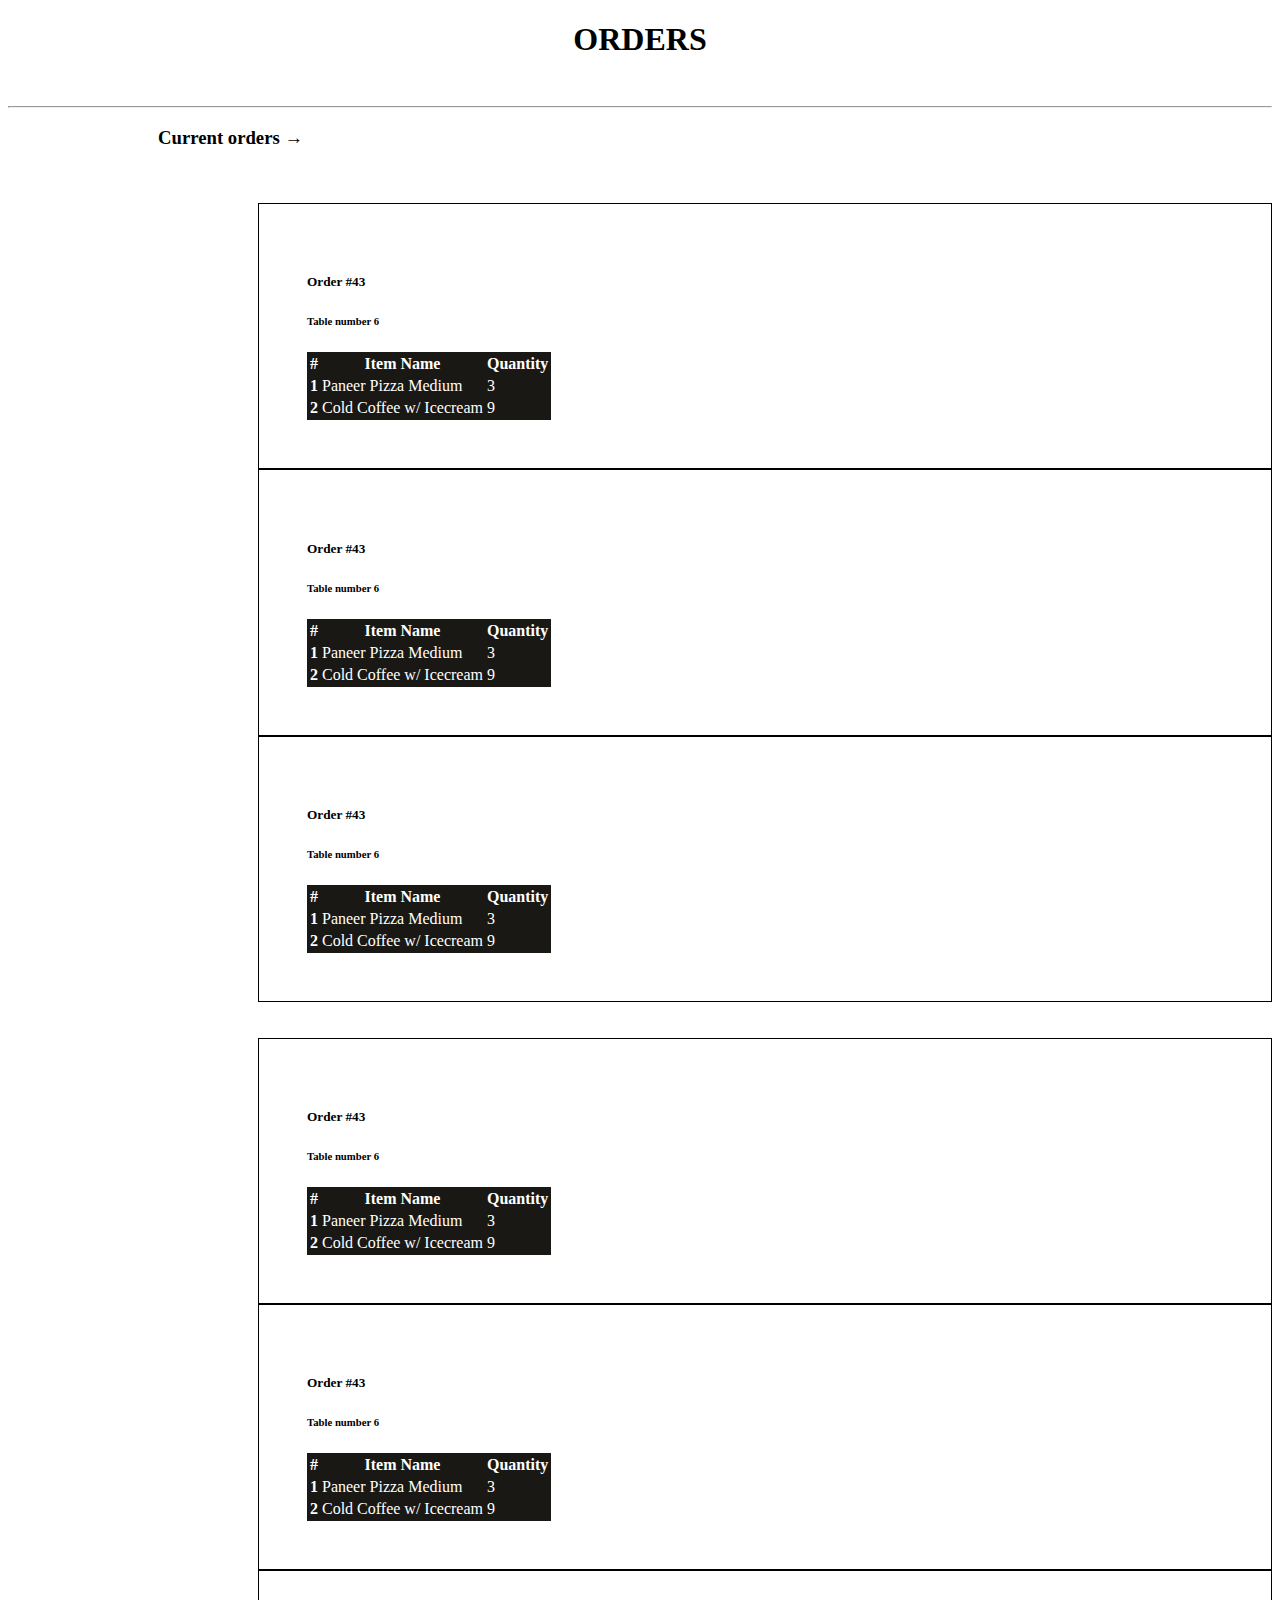
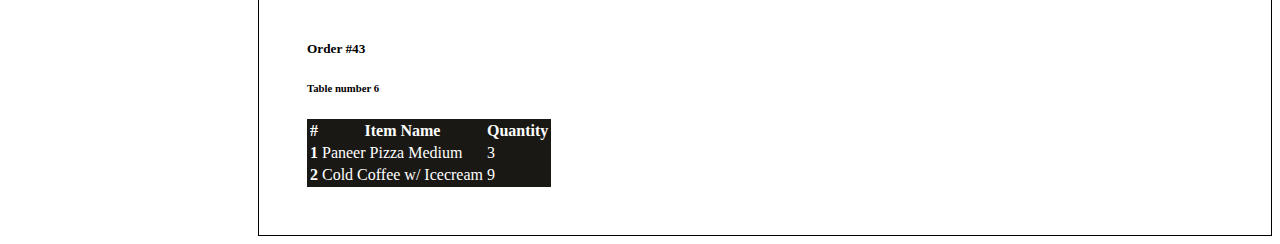
<file: orderManagement/kitchen.html>
<!DOCTYPE html>
<html lang="en">
  <head>
    <!-- Required meta tags -->
    <meta charset="utf-8" />
    <meta name="viewport" content="width=device-width, initial-scale=1" />

    <!-- Bootstrap CSS -->
    <link
      href="https://cdn.jsdelivr.net/npm/bootstrap@5.1.1/dist/css/bootstrap.min.css"
      rel="stylesheet"
      integrity="sha384-F3w7mX95PdgyTmZZMECAngseQB83DfGTowi0iMjiWaeVhAn4FJkqJByhZMI3AhiU"
      crossorigin="anonymous"
    />
    <link rel="stylesheet" href="style.css" />

    <title>Kitchen View</title>
  </head>
  <header class="television">
    <b> <h1>ORDERS</h1></b>
  </header>
  <br />
  <hr />
  <body>
    <h3 class="k-heading">Current orders &#8594;</h3>
    <br />

    <br />
    <div class="card-group">
      <div class="card">
        <div class="card-body">
          <h5 class="card-title">Order #43</h5>
          <h6>Table number 6</h6>
          <table class="table">
            <tbody>
              <thead>
                <tr>
                  <th scope="col">#</th>
                  <th scope="col">Item Name</th>
                  <th scope="col">Quantity</th>
                </tr>
              </thead>
              <tr>
                <th scope="row">1</th>
                <td>Paneer Pizza Medium</td>
                <td>3</td>
              </tr>
              <tr>
                <th scope="row">2</th>
                <td>Cold Coffee w/ Icecream</td>
                <td>9</td>
              </tr>
            </tbody>
          </table>
          
        </div>
      </div>
      <div class="card">
        <div class="card-body">
          <h5 class="card-title">Order #43</h5>
          <h6>Table number 6</h6>
          <table class="table">
            <tbody>
              <thead>
                <tr>
                  <th scope="col">#</th>
                  <th scope="col">Item Name</th>
                  <th scope="col">Quantity</th>
                </tr>
              </thead>
              <tr>
                <th scope="row">1</th>
                <td>Paneer Pizza Medium</td>
                <td>3</td>
              </tr>
              <tr>
                <th scope="row">2</th>
                <td>Cold Coffee w/ Icecream</td>
                <td>9</td>
              </tr>
            </tbody>
          </table>
        </div>
      </div>
      <div class="card">
        <div class="card-body">
          <h5 class="card-title">Order #43</h5>
          <h6>Table number 6</h6>
          <table class="table">
            <tbody>
              <thead>
                <tr>
                  <th scope="col">#</th>
                  <th scope="col">Item Name</th>
                  <th scope="col">Quantity</th>
                </tr>
              </thead>
              <tr>
                <th scope="row">1</th>
                <td>Paneer Pizza Medium</td>
                <td>3</td>
              </tr>
              <tr>
                <th scope="row">2</th>
                <td>Cold Coffee w/ Icecream</td>
                <td>9</td>
              </tr>
            </tbody>
          </table>
        </div>
      </div>
    </div>
    <br />
    <br />

    <div class="card-group">
      <div class="card">
        <div class="card-body">
          <h5 class="card-title">Order #43</h5>
          <h6>Table number 6</h6>
          <table class="table">
            <tbody>
              <thead>
                <tr>
                  <th scope="col">#</th>
                  <th scope="col">Item Name</th>
                  <th scope="col">Quantity</th>
                </tr>
              </thead>
              <tr>
                <th scope="row">1</th>
                <td>Paneer Pizza Medium</td>
                <td>3</td>
              </tr>
              <tr>
                <th scope="row">2</th>
                <td>Cold Coffee w/ Icecream</td>
                <td>9</td>
              </tr>
            </tbody>
          </table>
        </div>
      </div>
      <div class="card">
        <div class="card-body">
          <h5 class="card-title">Order #43</h5>
          <h6>Table number 6</h6>
          <table class="table">
            <tbody>
              <thead>
                <tr>
                  <th scope="col">#</th>
                  <th scope="col">Item Name</th>
                  <th scope="col">Quantity</th>
                </tr>
              </thead>
              <tr>
                <th scope="row">1</th>
                <td>Paneer Pizza Medium</td>
                <td>3</td>
              </tr>
              <tr>
                <th scope="row">2</th>
                <td>Cold Coffee w/ Icecream</td>
                <td>9</td>
              </tr>
            </tbody>
          </table>
        </div>
      </div>
      <div class="card">
        <div class="card-body">
          <h5 class="card-title">Order #43</h5>
          <h6>Table number 6</h6>
          <table class="table">
            <tbody>
              <thead>
                <tr>
                  <th scope="col">#</th>
                  <th scope="col">Item Name</th>
                  <th scope="col">Quantity</th>
                </tr>
              </thead>
              <tr>
                <th scope="row">1</th>
                <td>Paneer Pizza Medium</td>
                <td>3</td>
              </tr>
              <tr>
                <th scope="row">2</th>
                <td>Cold Coffee w/ Icecream</td>
                <td>9</td>
              </tr>
            </tbody>
          </table>
        </div>
      </div>
    </div>

    <!-- Optional JavaScript; choose one of the two! -->

    <!-- Option 1: Bootstrap Bundle with Popper -->
    <script
      src="https://cdn.jsdelivr.net/npm/bootstrap@5.1.1/dist/js/bootstrap.bundle.min.js"
      integrity="sha384-/bQdsTh/da6pkI1MST/rWKFNjaCP5gBSY4sEBT38Q/9RBh9AH40zEOg7Hlq2THRZ"
      crossorigin="anonymous"
    ></script>

    <!-- Option 2: Separate Popper and Bootstrap JS -->
    <!--
    <script src="https://cdn.jsdelivr.net/npm/@popperjs/core@2.9.3/dist/umd/popper.min.js" integrity="sha384-W8fXfP3gkOKtndU4JGtKDvXbO53Wy8SZCQHczT5FMiiqmQfUpWbYdTil/SxwZgAN" crossorigin="anonymous"></script>
    <script src="https://cdn.jsdelivr.net/npm/bootstrap@5.1.1/dist/js/bootstrap.min.js" integrity="sha384-skAcpIdS7UcVUC05LJ9Dxay8AXcDYfBJqt1CJ85S/CFujBsIzCIv+l9liuYLaMQ/" crossorigin="anonymous"></script>
    -->
  </body>
</html>
</file>
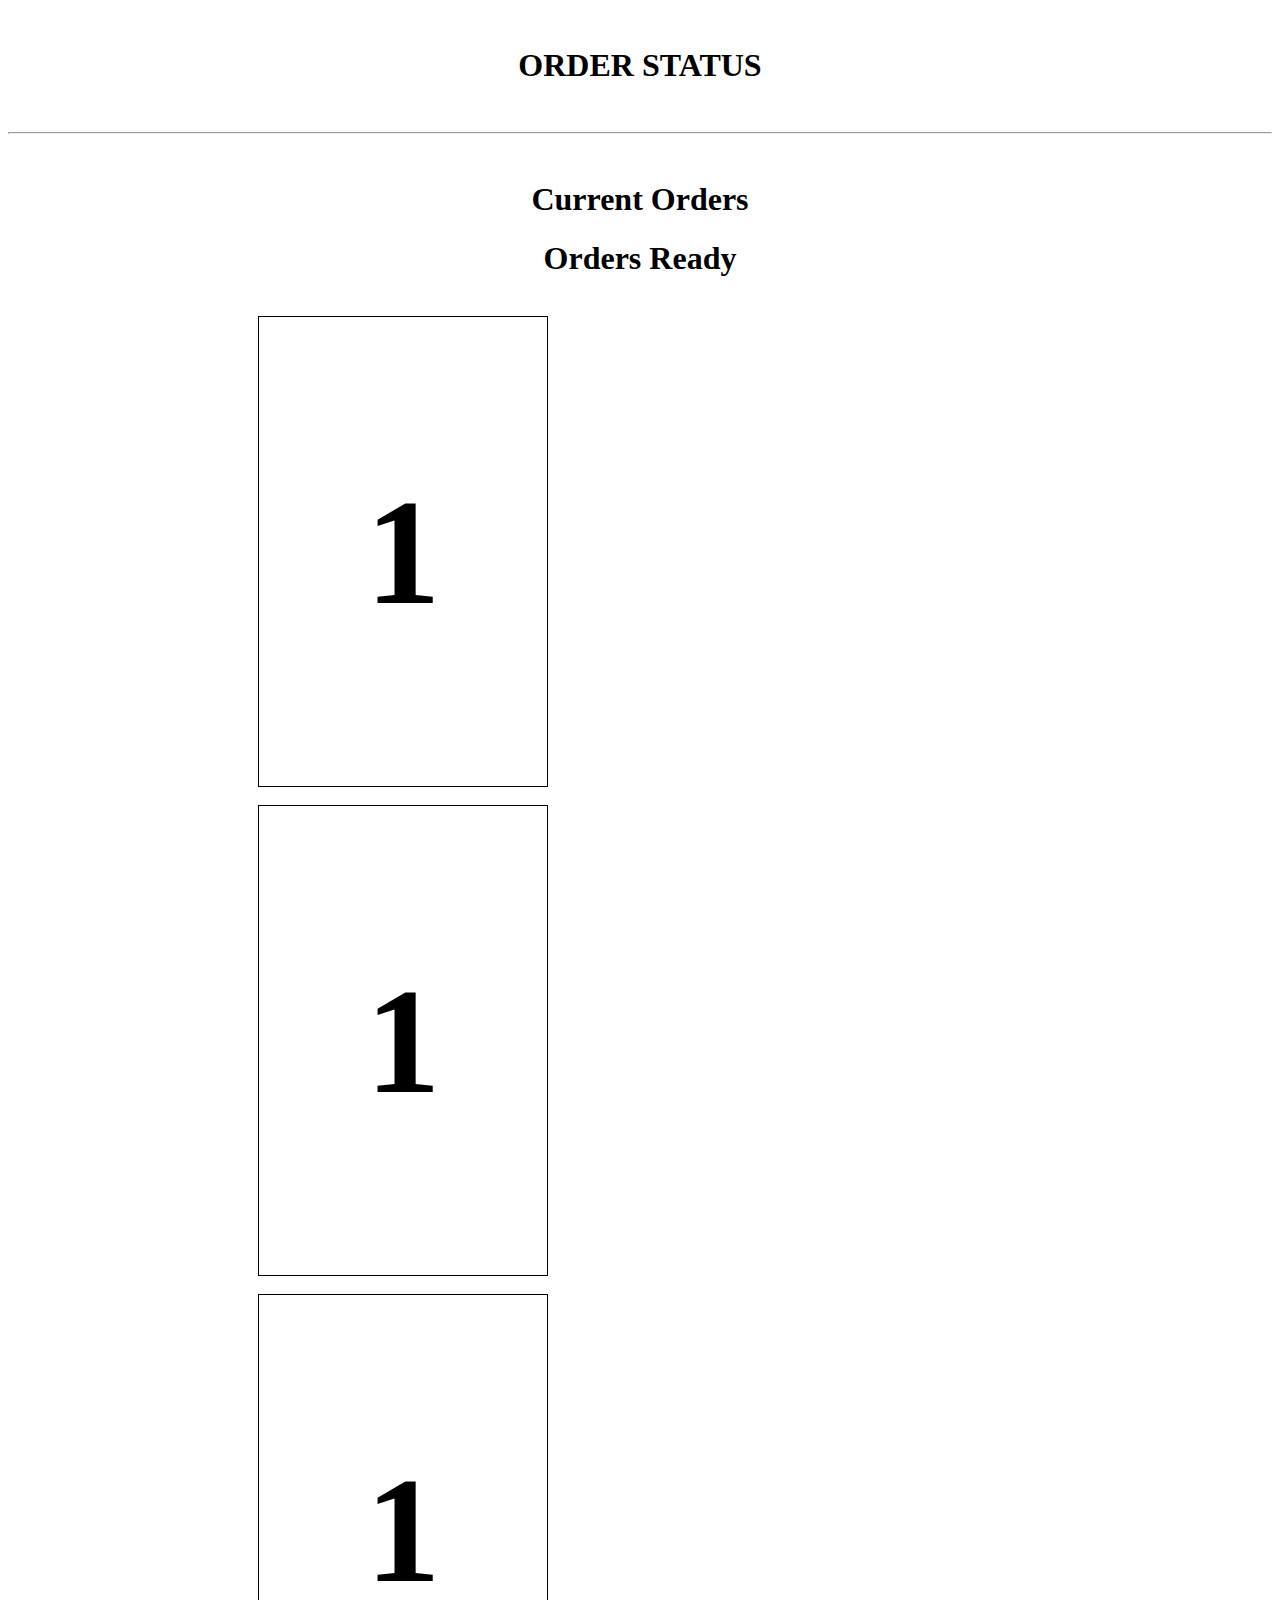
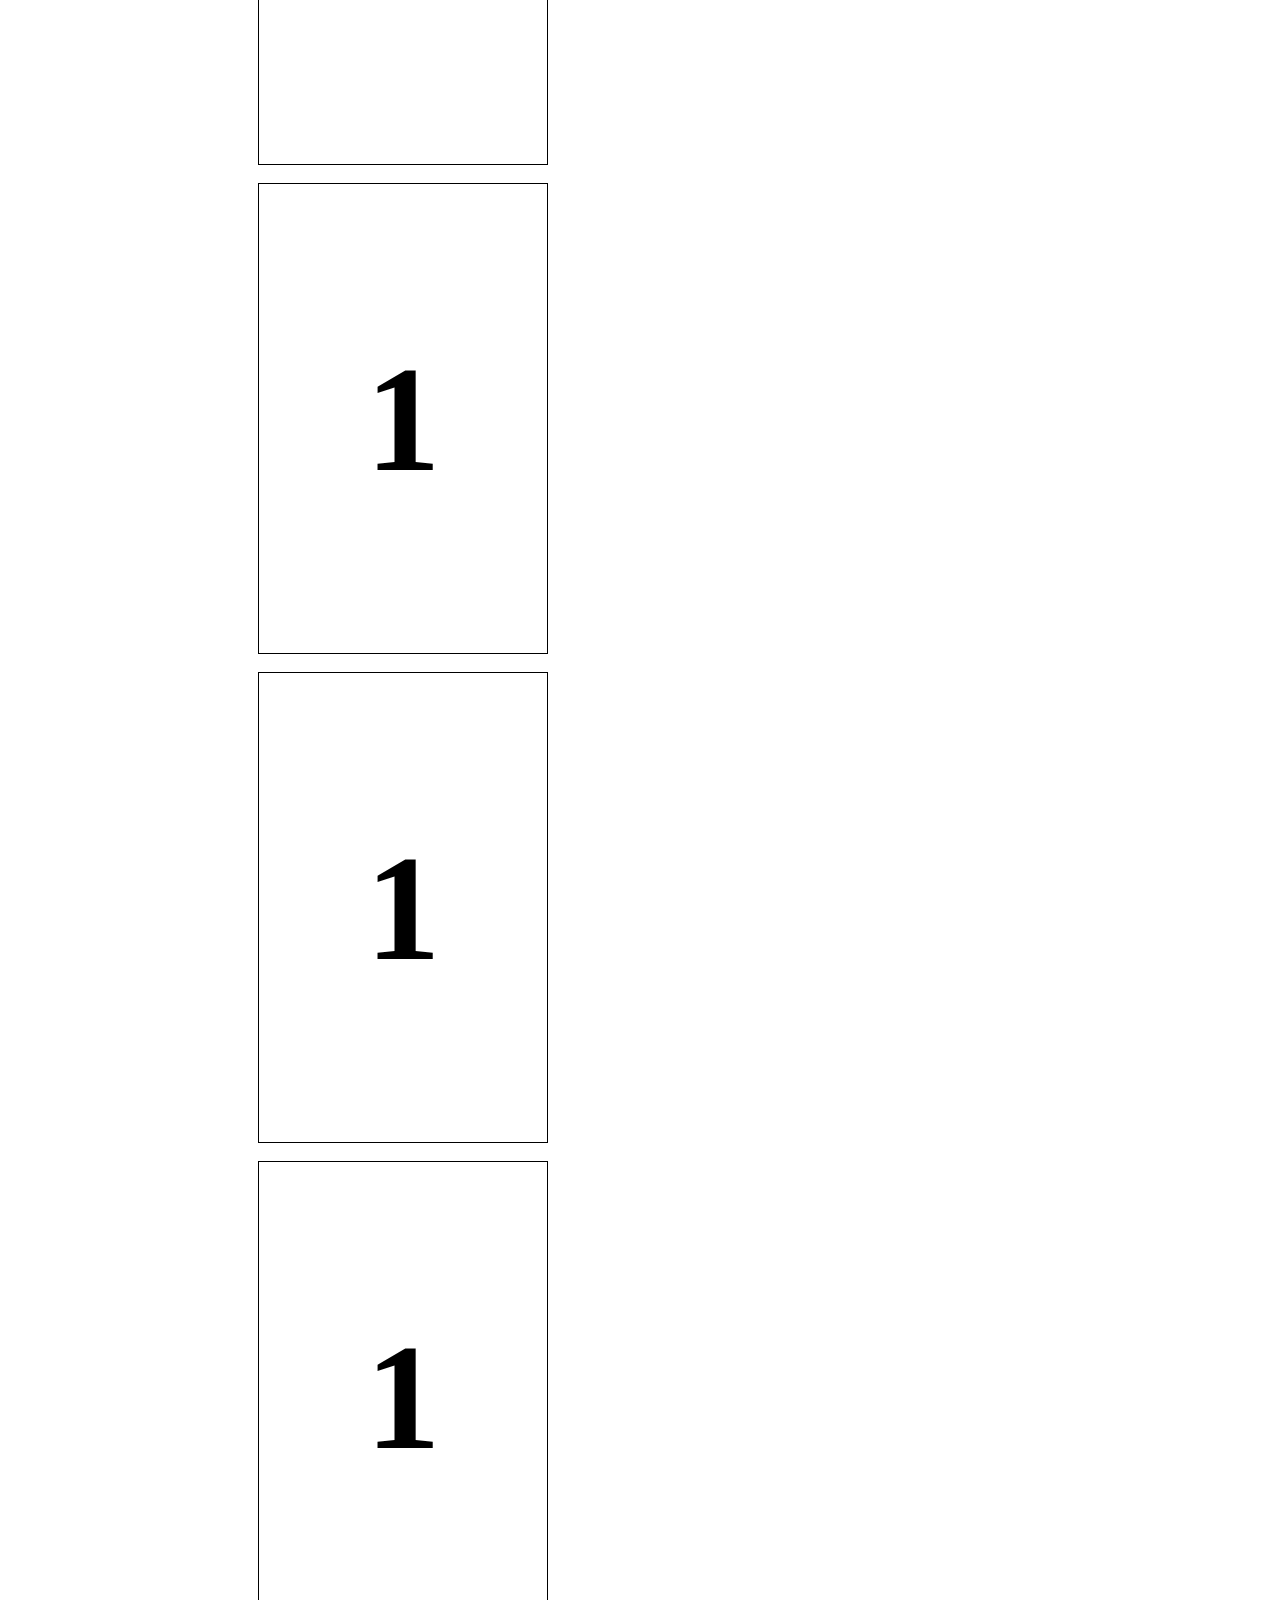
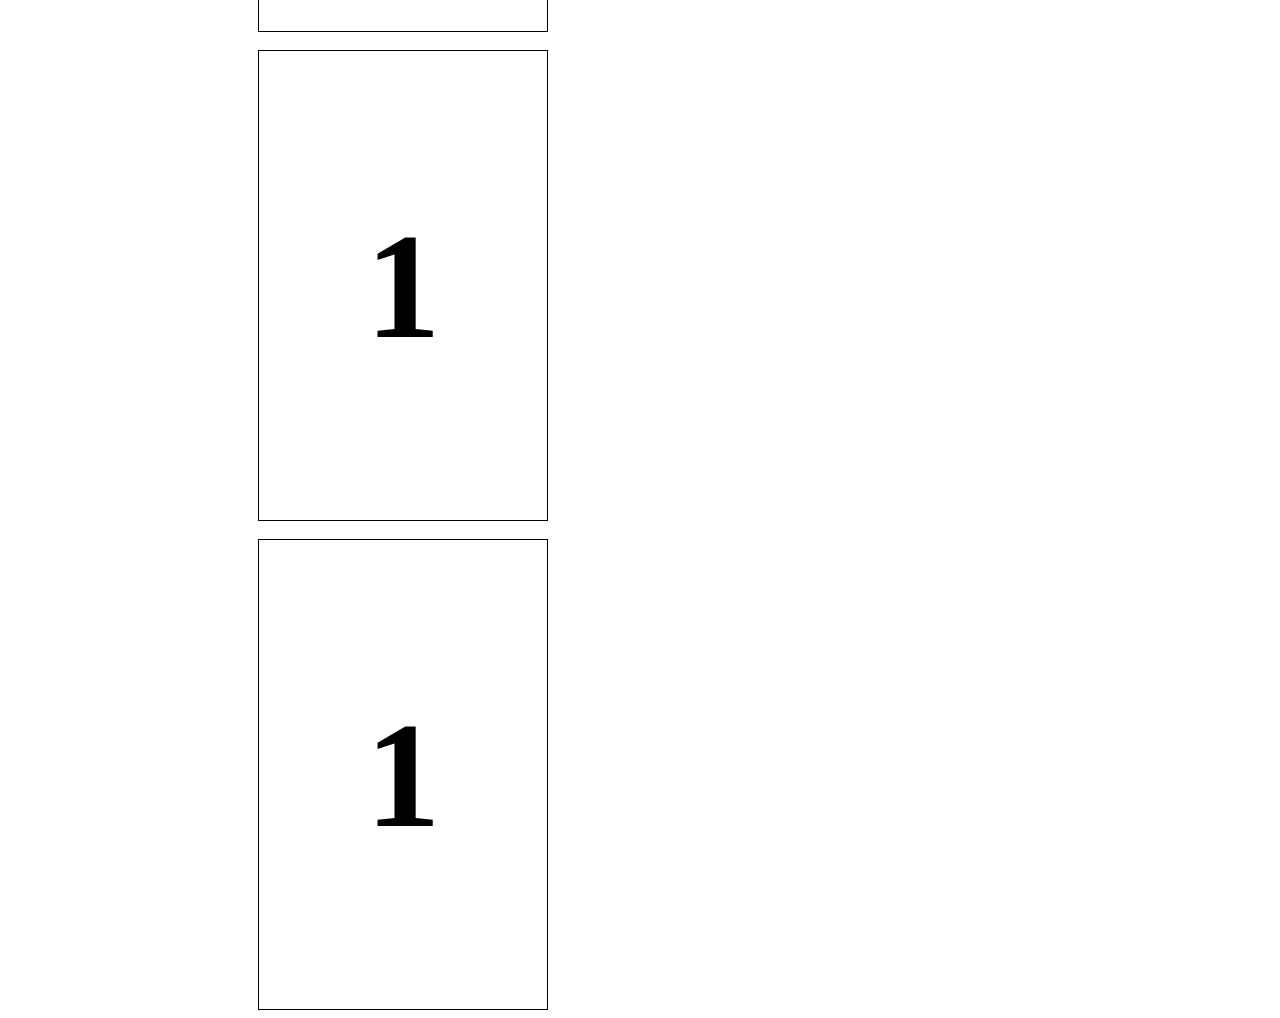
<file: orderManagement/television.html>
<!doctype html>
<html lang="en">

<head>
  <!-- Required meta tags -->
  <meta charset="utf-8">
  <meta name="viewport" content="width=device-width, initial-scale=1">

  <!-- Bootstrap CSS -->
  <link href="https://cdn.jsdelivr.net/npm/bootstrap@5.1.1/dist/css/bootstrap.min.css" rel="stylesheet"
    integrity="sha384-F3w7mX95PdgyTmZZMECAngseQB83DfGTowi0iMjiWaeVhAn4FJkqJByhZMI3AhiU" crossorigin="anonymous">
  <link rel="stylesheet" href="style.css">
  <title>Orders</title>
</head>
<header class="television">
  <br>
  <h1> <b>ORDER STATUS</b> </h1>
</header>
<br>
<hr>
<br>
<div class="row">
  <div class="col-6">
    <h1>
      Current Orders
    </h1>
  </div>
  <div class="col-6">
    <h1>
      Orders Ready
    </h1>
  </div>
</div>


<div class="row">
  <div class="col-6 ">

    <br>
    <div class="card" style="width: 18rem;">
      <div class="card-body">
        <h1 class="box-number">1</h1>
      </div>
    </div>
    <br>
    <div class="card" style="width: 18rem;">
      <div class="card-body">
        <h1 class="box-number">1</h1>
      </div>
    </div>
    <br>
    <div class="card" style="width: 18rem;">
      <div class="card-body">
        <h1 class="box-number">1</h1>
      </div>
    </div>
    <br>
    <div class="card" style="width: 18rem;">
      <div class="card-body">
        <h1 class="box-number">1</h1>
      </div>
    </div>
  </div>




  <div class="col-6">
    <br>
    <div class="card" style="width: 18rem;">
      <div class="card-body">
        <h1 class="box-number">1</h1>
      </div>
    </div>
    <br>
    <div class="card" style="width: 18rem;">
      <div class="card-body">
        <h1 class="box-number">1</h1>
      </div>
    </div>
    <br>
    <div class="card" style="width: 18rem;">
      <div class="card-body">
        <h1 class="box-number">1</h1>
      </div>
    </div>
    <br>
    <div class="card" style="width: 18rem;">
      <div class="card-body">
        <h1 class="box-number">1</h1>
      </div>
    </div>

  </div>


</div>
</div>








<!-- Optional JavaScript; choose one of the two! -->

<!-- Option 1: Bootstrap Bundle with Popper -->
<script src="https://cdn.jsdelivr.net/npm/bootstrap@5.1.1/dist/js/bootstrap.bundle.min.js"
  integrity="sha384-/bQdsTh/da6pkI1MST/rWKFNjaCP5gBSY4sEBT38Q/9RBh9AH40zEOg7Hlq2THRZ" crossorigin="anonymous"></script>

<!-- Option 2: Separate Popper and Bootstrap JS -->
<!--
    <script src="https://cdn.jsdelivr.net/npm/@popperjs/core@2.9.3/dist/umd/popper.min.js" integrity="sha384-W8fXfP3gkOKtndU4JGtKDvXbO53Wy8SZCQHczT5FMiiqmQfUpWbYdTil/SxwZgAN" crossorigin="anonymous"></script>
    <script src="https://cdn.jsdelivr.net/npm/bootstrap@5.1.1/dist/js/bootstrap.min.js" integrity="sha384-skAcpIdS7UcVUC05LJ9Dxay8AXcDYfBJqt1CJ85S/CFujBsIzCIv+l9liuYLaMQ/" crossorigin="anonymous"></script>
    -->
</body>

</html>
</file>
<file: orderManagement/style.css>
.btn.btn-primary {
	float: right;
}

.card-text {
	font-family: Speedee-Regular, Arial, Helvetica, sans-serif;
}

.card {
	border: 1px solid black;
	margin-left: 250px;
}

.h1 {
	text-align: center;
}

footer {
	position: fixed;
	width: 100%;
	bottom: 0;
	box-sizing: border-box;
	background-color: white;
	text-align: center;
}

.television {
	text-align: center;
	font-weight: 600;
}

.headings {
	text-align: center;
}

.col-sm-6 {
	text-align: -webkit-center;
}
.card-body {
	padding: 3rem;
}

.box-number {
	font-size: 150px;
}

.k-heading {
	margin-left: 150px;
	margin-right: 150px;
}

.total-price {
	text-align: right;
	margin-right: 20px;
}

.col-6 {
	text-align: center;
}

.add-to-cart {
	background: #cda45e;
	border: 0;
	padding: 10px 35px;
	color: #fff;
	transition: 0.4s;
	border-radius: 10px;
}

.add-to-cart:hover {
	background: #fff;
	color: #cda45e;
}

.modal-header {
	background-color: #1a1814;
	color: #fff;
}
.modal-body {
	background-color: #1a1814;
	color: #fff;
}

.modal-content {
	background-color: #1a1814 !important;
	color: #fff;
}

.modal-footer {
	background-color: #1a1814;
	color: #fff;
}

.total-price {
	text-align: end;
	margin-right: 20px;
	background-color: #1a1814;
}

.table {
	background-color: #1a1814;
}

th {
	color: #fff;
}
td {
	color: #fff;
}
tr {
	color: #fff;
}

.quantity {
	display: inline-block;
}

.quantity .input-text.qty {
	color: white;
	width: 35px;
	height: 41px;
	padding: 0 5px;
	text-align: center;
	background-color: #1a1814;
	border: 1px solid #efefef;
}

.quantity.buttons_added {
	text-align: left;
	position: relative;
	white-space: nowrap;
	vertical-align: top;
	margin-right: 15px;
}

.quantity.buttons_added input {
	display: inline-block;
	margin: 0;
	vertical-align: top;
	box-shadow: none;
}

.quantity.buttons_added .minus,
.quantity.buttons_added .plus {
	padding: 7px 10px 8px;
	height: 41px;
	background-color: #1a1814;
	border: 1px solid white;
	cursor: pointer;
}

.quantity.buttons_added .minus {
	border-right: 0;
	border-top-left-radius: 10px;
	border-bottom-left-radius: 10px;
}

.quantity.buttons_added .plus {
	border-left: 0;
	border-top-right-radius: 10px;
	border-bottom-right-radius: 10px;
}

.quantity.buttons_added .minus:hover,
.quantity.buttons_added .plus:hover {
	background: #cda45e;
	color: #fff;
}

.quantity input::-webkit-outer-spin-button,
.quantity input::-webkit-inner-spin-button {
	-webkit-appearance: none;
	-moz-appearance: none;
	margin: 0;
}

.quantity.buttons_added .minus:focus,
.quantity.buttons_added .plus:focus {
	outline: none;
}

.close {
	background-color: transparent;
	color: white !important;
}
</file>
<file: assets/css/gallery-grid.css>
.navbar {
	padding: 0;
}

.navbar ul {
	margin: 0;
	padding: 0;
	display: flex;
	list-style: none;
	align-items: center;
}

.navbar li {
	position: relative;
}

.navbar a,
.navbar a:focus {
	display: flex;
	align-items: center;
	justify-content: space-between;
	padding: 10px 0 10px 30px;
	color: #fff;
	white-space: nowrap;
	transition: 0.3s;
	font-size: 14px;
}

.navbar a i,
.navbar a:focus i {
	font-size: 12px;
	line-height: 0;
	margin-left: 5px;
}

.navbar a:hover,
.navbar .active,
.navbar .active:focus,
.navbar li:hover > a {
	color: #d9ba85;
}

.navbar .dropdown ul {
	display: block;
	position: absolute;
	left: 14px;
	top: calc(100% + 30px);
	margin: 0;
	padding: 10px 0;
	z-index: 99;
	opacity: 0;
	visibility: hidden;
	background: #fff;
	box-shadow: 0px 0px 30px rgba(127, 137, 161, 0.25);
	transition: 0.3s;
	border-radius: 4px;
}

.navbar .dropdown ul li {
	min-width: 200px;
}

.navbar .dropdown ul a {
	padding: 10px 20px;
	color: #444444;
}

.navbar .dropdown ul a i {
	font-size: 12px;
}

.navbar .dropdown ul a:hover,
.navbar .dropdown ul .active:hover,
.navbar .dropdown ul li:hover > a {
	color: #cda45e;
}

.navbar .dropdown:hover > ul {
	opacity: 1;
	top: 100%;
	visibility: visible;
}

.navbar .dropdown .dropdown ul {
	top: 0;
	left: calc(100% - 30px);
	visibility: hidden;
}

.navbar .dropdown .dropdown:hover > ul {
	opacity: 1;
	top: 0;
	left: 100%;
	visibility: visible;
}

@media (max-width: 1366px) {
	.navbar .dropdown .dropdown ul {
		left: -90%;
	}
	.navbar .dropdown .dropdown:hover > ul {
		left: -100%;
	}
}

/**
* Mobile Navigation 
*/
.mobile-nav-toggle {
	color: #fff;
	font-size: 28px;
	cursor: pointer;
	display: none;
	line-height: 0;
	transition: 0.5s;
}

@media (max-width: 991px) {
	.mobile-nav-toggle {
		display: block;
	}
	.navbar ul {
		display: none;
	}
}

.navbar-mobile {
	position: fixed;
	overflow: hidden;
	top: 0;
	right: 0;
	left: 0;
	bottom: 0;
	background: rgba(0, 0, 0, 0.9);
	transition: 0.3s;
	z-index: 999;
}

.navbar-mobile .mobile-nav-toggle {
	position: absolute;
	top: 15px;
	right: 15px;
}

.navbar-mobile ul {
	display: block;
	position: absolute;
	top: 55px;
	right: 15px;
	bottom: 15px;
	left: 15px;
	padding: 10px 0;
	border-radius: 6px;
	background-color: #fff;
	overflow-y: auto;
	transition: 0.3s;
}

.navbar-mobile a {
	padding: 10px 20px;
	font-size: 15px;
	color: #1a1814;
}

.navbar-mobile a:hover,
.navbar-mobile .active,
.navbar-mobile li:hover > a {
	color: #cda45e;
}

.navbar-mobile .getstarted {
	margin: 15px;
}

.navbar-mobile .dropdown ul {
	position: static;
	display: none;
	margin: 10px 20px;
	padding: 10px 0;
	z-index: 99;
	opacity: 1;
	visibility: visible;
	background: #fff;
	box-shadow: 0px 0px 30px rgba(127, 137, 161, 0.25);
}

.navbar-mobile .dropdown ul li {
	min-width: 200px;
}

.navbar-mobile .dropdown ul a {
	padding: 10px 20px;
}

.navbar-mobile .dropdown ul a i {
	font-size: 12px;
}

.navbar-mobile .dropdown ul a:hover,
.navbar-mobile .dropdown ul .active:hover,
.navbar-mobile .dropdown ul li:hover > a {
	color: #cda45e;
}

.navbar-mobile .dropdown > .dropdown-active {
	display: block;
}

#topbar {
	height: 40px;
	font-size: 14px;
	transition: all 0.5s;
	z-index: 996;
}

#topbar.topbar-scrolled {
	top: -40px;
}

#topbar .contact-info i {
	font-style: normal;
	color: #d9ba85;
}

#topbar .contact-info i span {
	padding-left: 5px;
	color: #fff;
}

#topbar .languages ul {
	display: flex;
	flex-wrap: wrap;
	list-style: none;
	padding: 0;
	margin: 0;
	color: #cda45e;
}

#topbar .languages ul a {
	color: white;
}

#topbar .languages ul li + li {
	padding-left: 10px;
}

#topbar .languages ul li + li::before {
	display: inline-block;
	padding-right: 10px;
	color: rgba(255, 255, 255, 0.5);
	content: "/";
}

#header {
	background: rgba(0, 0, 0, 0.85);
	border-bottom: 1px solid rgba(12, 11, 9, 0.6);
	transition: all 0.5s;
	z-index: 997;
	padding: 15px 0;
}

#header.header-scrolled {
	top: 0;
	background: rgba(0, 0, 0, 0.85);
	border-bottom: 1px solid #37332a;
}

#header .logo {
	font-size: 28px;
	margin: 0;
	padding: 0;
	line-height: 1;
	font-weight: 300;
	letter-spacing: 1px;
	text-transform: uppercase;
	font-family: "Poppins", sans-serif;
}

#header .logo a {
	color: #fff;
}

#header .logo img {
	max-height: 40px;
}

.container.gallery-container {
	background-color: transparent;
	color: #35373a;
	min-height: 100vh;
	border-radius: 20px;
	box-shadow: 0 8px 15px rgba(0, 0, 0, 0.06);
	margin-top: 100px;
}

.gallery-container h1 {
	text-align: center;
	margin-top: 70px;
	margin-bottom: 70px;
	font-family: "Droid Sans", sans-serif;
	font-weight: bold;
}

.gallery-container p.page-description {
	text-align: center;
	max-width: 800px;
	margin: 25px auto;
	color: #888;
	font-size: 18px;
}

.tz-gallery {
	padding: 40px;
}

.tz-gallery .lightbox img {
	width: 100%;
	margin-bottom: 30px;
	transition: 0.2s ease-in-out;
	box-shadow: 0 2px 3px rgba(0, 0, 0, 0.2);
}

.tz-gallery .lightbox img:hover {
	transform: scale(1.05);
	box-shadow: 0 8px 15px rgba(0, 0, 0, 0.3);
}

.tz-gallery img {
	border-radius: 4px;
}

.baguetteBox-button {
	background-color: transparent !important;
}

@media (max-width: 768px) {
	body {
		padding: 0;
	}

	.container.gallery-container {
		border-radius: 0;
	}
}

.gallery-text {
	margin-top: 100px;
}
</file>
<file: assets/css/style.css>
/**
* Template Name: Restaurantly - v3.3.0
* Template URL: https://bootstrapmade.com/restaurantly-restaurant-template/
* Author: BootstrapMade.com
* License: https://bootstrapmade.com/license/
*/

/*--------------------------------------------------------------
# General
--------------------------------------------------------------*/
body {
	font-family: "Open Sans", sans-serif;
	background: #0c0b09;
	color: #fff;
}

a {
	color: #cda45e;
	text-decoration: none;
}

a:hover {
	color: #d9ba85;
	text-decoration: none;
}

h1,
h2,
h3,
h4,
h5,
h6 {
	font-family: "Playfair Display", serif;
}

/*--------------------------------------------------------------
# Preloader
--------------------------------------------------------------*/
#preloader {
	position: fixed;
	top: 0;
	left: 0;
	right: 0;
	bottom: 0;
	z-index: 9999;
	overflow: hidden;
	background: #1a1814;
}

#preloader:before {
	content: "";
	position: fixed;
	top: calc(50% - 30px);
	left: calc(50% - 30px);
	border: 6px solid #1a1814;
	border-top-color: #cda45e;
	border-bottom-color: #cda45e;
	border-radius: 50%;
	width: 60px;
	height: 60px;
	-webkit-animation: animate-preloader 1s linear infinite;
	animation: animate-preloader 1s linear infinite;
}

@-webkit-keyframes animate-preloader {
	0% {
		transform: rotate(0deg);
	}
	100% {
		transform: rotate(360deg);
	}
}

@keyframes animate-preloader {
	0% {
		transform: rotate(0deg);
	}
	100% {
		transform: rotate(360deg);
	}
}

/*--------------------------------------------------------------
# Back to top button
--------------------------------------------------------------*/
.back-to-top {
	position: fixed;
	visibility: hidden;
	opacity: 0;
	right: 15px;
	bottom: 15px;
	z-index: 996;
	width: 60px;
	height: 60px;
	border-radius: 50px;
	transition: all 0.2s;
	border: 2px solid #cda45e;
}

.back-to-top i {
	font-size: 28px;
	color: #cda45e;
	line-height: 0;
}

.back-to-top:hover {
	background: #cda45e;
	color: #1a1814;
}

.back-to-top:hover i {
	color: #444444;
}

.back-to-top.active {
	visibility: visible;
	opacity: 1;
}

/*--------------------------------------------------------------
# Disable aos animation delay on mobile devices
--------------------------------------------------------------*/
@media screen and (max-width: 768px) {
	[data-aos-delay] {
		transition-delay: 0 !important;
	}
}

/*--------------------------------------------------------------
# Top Bar
--------------------------------------------------------------*/
#topbar {
	height: 40px;
	font-size: 14px;
	transition: all 0.5s;
	z-index: 996;
}

#topbar.topbar-scrolled {
	top: -40px;
}

#topbar .contact-info i {
	font-style: normal;
	color: #d9ba85;
}

#topbar .contact-info i span {
	padding-left: 5px;
	color: #fff;
}

#topbar .languages ul {
	display: flex;
	flex-wrap: wrap;
	list-style: none;
	padding: 0;
	margin: 0;
	color: #cda45e;
}

#topbar .languages ul a {
	color: white;
}

#topbar .languages ul li + li {
	padding-left: 10px;
}

#topbar .languages ul li + li::before {
	display: inline-block;
	padding-right: 10px;
	color: rgba(255, 255, 255, 0.5);
	content: "/";
}

/*--------------------------------------------------------------
# Header
--------------------------------------------------------------*/
#header {
	background: rgba(12, 11, 9, 0.6);
	border-bottom: 1px solid rgba(12, 11, 9, 0.6);
	transition: all 0.5s;
	z-index: 997;
	padding: 15px 0;
	top: 40px;
}

#header.header-scrolled {
	top: 0;
	background: rgba(0, 0, 0, 0.85);
	border-bottom: 1px solid #37332a;
}

#header .logo {
	font-size: 28px;
	margin: 0;
	padding: 0;
	line-height: 1;
	font-weight: 300;
	letter-spacing: 1px;
	text-transform: uppercase;
	font-family: "Poppins", sans-serif;
}

#header .logo a {
	color: #fff;
}

#header .logo img {
	max-height: 40px;
}

/*--------------------------------------------------------------
# Book a table button Menu
--------------------------------------------------------------*/
.book-a-table-btn {
	margin: 0 0 0 15px;
	border: 2px solid #cda45e;
	color: #fff;
	border-radius: 50px;
	padding: 8px 25px;
	text-transform: uppercase;
	font-size: 13px;
	font-weight: 500;
	letter-spacing: 1px;
	transition: 0.3s;
}

.book-a-table-btn:hover {
	background: #cda45e;
	color: #fff;
}

@media (max-width: 992px) {
	.book-a-table-btn {
		margin: 0 15px 0 0;
		padding: 8px 20px;
	}
}

/*--------------------------------------------------------------
# Navigation Menu
--------------------------------------------------------------*/
/**
* Desktop Navigation 
*/
.navbar {
	padding: 0;
}

.navbar ul {
	margin: 0;
	padding: 0;
	display: flex;
	list-style: none;
	align-items: center;
}

.navbar li {
	position: relative;
}

.navbar a,
.navbar a:focus {
	display: flex;
	align-items: center;
	justify-content: space-between;
	padding: 10px 0 10px 30px;
	color: #fff;
	white-space: nowrap;
	transition: 0.3s;
	font-size: 14px;
}

.navbar a i,
.navbar a:focus i {
	font-size: 12px;
	line-height: 0;
	margin-left: 5px;
}

.navbar a:hover,
.navbar .active,
.navbar .active:focus,
.navbar li:hover > a {
	color: #d9ba85;
}

.navbar .dropdown ul {
	display: block;
	position: absolute;
	left: 14px;
	top: calc(100% + 30px);
	margin: 0;
	padding: 10px 0;
	z-index: 99;
	opacity: 0;
	visibility: hidden;
	background: #fff;
	box-shadow: 0px 0px 30px rgba(127, 137, 161, 0.25);
	transition: 0.3s;
	border-radius: 4px;
}

.navbar .dropdown ul li {
	min-width: 200px;
}

.navbar .dropdown ul a {
	padding: 10px 20px;
	color: #444444;
}

.navbar .dropdown ul a i {
	font-size: 12px;
}

.navbar .dropdown ul a:hover,
.navbar .dropdown ul .active:hover,
.navbar .dropdown ul li:hover > a {
	color: #cda45e;
}

.navbar .dropdown:hover > ul {
	opacity: 1;
	top: 100%;
	visibility: visible;
}

.navbar .dropdown .dropdown ul {
	top: 0;
	left: calc(100% - 30px);
	visibility: hidden;
}

.navbar .dropdown .dropdown:hover > ul {
	opacity: 1;
	top: 0;
	left: 100%;
	visibility: visible;
}

@media (max-width: 1366px) {
	.navbar .dropdown .dropdown ul {
		left: -90%;
	}
	.navbar .dropdown .dropdown:hover > ul {
		left: -100%;
	}
}

/**
* Mobile Navigation 
*/
.mobile-nav-toggle {
	color: #fff;
	font-size: 28px;
	cursor: pointer;
	display: none;
	line-height: 0;
	transition: 0.5s;
}

@media (max-width: 991px) {
	.mobile-nav-toggle {
		display: block;
	}
	.navbar ul {
		display: none;
	}
}

.navbar-mobile {
	position: fixed;
	overflow: hidden;
	top: 0;
	right: 0;
	left: 0;
	bottom: 0;
	background: rgba(0, 0, 0, 0.9);
	transition: 0.3s;
	z-index: 999;
}

.navbar-mobile .mobile-nav-toggle {
	position: absolute;
	top: 15px;
	right: 15px;
}

.navbar-mobile ul {
	display: block;
	position: absolute;
	top: 55px;
	right: 15px;
	bottom: 15px;
	left: 15px;
	padding: 10px 0;
	border-radius: 6px;
	background-color: #fff;
	overflow-y: auto;
	transition: 0.3s;
}

.navbar-mobile a {
	padding: 10px 20px;
	font-size: 15px;
	color: #1a1814;
}

.navbar-mobile a:hover,
.navbar-mobile .active,
.navbar-mobile li:hover > a {
	color: #cda45e;
}

.navbar-mobile .getstarted {
	margin: 15px;
}

.navbar-mobile .dropdown ul {
	position: static;
	display: none;
	margin: 10px 20px;
	padding: 10px 0;
	z-index: 99;
	opacity: 1;
	visibility: visible;
	background: #fff;
	box-shadow: 0px 0px 30px rgba(127, 137, 161, 0.25);
}

.navbar-mobile .dropdown ul li {
	min-width: 200px;
}

.navbar-mobile .dropdown ul a {
	padding: 10px 20px;
}

.navbar-mobile .dropdown ul a i {
	font-size: 12px;
}

.navbar-mobile .dropdown ul a:hover,
.navbar-mobile .dropdown ul .active:hover,
.navbar-mobile .dropdown ul li:hover > a {
	color: #cda45e;
}

.navbar-mobile .dropdown > .dropdown-active {
	display: block;
}

/*--------------------------------------------------------------
# Hero Section
--------------------------------------------------------------*/
#hero {
	width: 100%;
	height: 100vh;
	background: url("../img/bakery.jpg") top center;
	background-size: cover;
	position: relative;
	padding: 0;
}

#hero:before {
	content: "";
	background: rgba(0, 0, 0, 0.5);
	position: absolute;
	bottom: 0;
	top: 0;
	left: 0;
	right: 0;
}

#hero .container {
	padding-top: 110px;
}

@media (max-width: 992px) {
	#hero .container {
		padding-top: 98px;
	}
}

#hero h1 {
	margin: 0;
	font-size: 48px;
	font-weight: 700;
	line-height: 56px;
	color: #fff;
	font-family: "Poppins", sans-serif;
}

#hero h1 span {
	color: #e2cda8;
}

#hero h2 {
	color: #eee;
	margin-bottom: 10px 0 0 0;
	font-size: 22px;
}

#hero .btns {
	margin-top: 30px;
}

#hero .btn-menu,
#hero .btn-book {
	font-weight: 600;
	font-size: 13px;
	letter-spacing: 0.5px;
	text-transform: uppercase;
	display: inline-block;
	padding: 12px 30px;
	border-radius: 50px;
	transition: 0.3s;
	line-height: 1;
	color: white;
	border: 2px solid #cda45e;
}

#hero .btn-menu:hover,
#hero .btn-book:hover {
	background: #cda45e;
	color: #fff;
}

#hero .btn-book {
	margin-left: 15px;
}

#hero .menu-img {
	width: 94px;
	height: 94px;
	background: radial-gradient(#cda45e 50%, rgba(205, 164, 94, 0.4) 52%);
	border-radius: 50%;
	display: block;
	position: relative;
	overflow: hidden;
}

#hero .play-btn::after {
	content: "";
	position: absolute;
	left: 50%;
	top: 50%;
	transform: translateX(-40%) translateY(-50%);
	width: 0;
	height: 0;
	border-top: 10px solid transparent;
	border-bottom: 10px solid transparent;
	border-left: 15px solid #fff;
	z-index: 100;
	transition: all 400ms cubic-bezier(0.55, 0.055, 0.675, 0.19);
	width: 300px;
}

#hero .play-btn::before {
	content: "";
	position: absolute;
	width: 120px;
	height: 120px;
	-webkit-animation-delay: 0s;
	animation-delay: 0s;
	-webkit-animation: pulsate-btn 2s;
	animation: pulsate-btn 2s;
	-webkit-animation-direction: forwards;
	animation-direction: forwards;
	-webkit-animation-iteration-count: infinite;
	animation-iteration-count: infinite;
	-webkit-animation-timing-function: steps;
	animation-timing-function: steps;
	opacity: 1;
	border-radius: 50%;
	border: 5px solid rgba(205, 164, 94, 0.7);
	top: -15%;
	left: -15%;
	background: rgba(198, 16, 0, 0);
}

#hero .play-btn:hover::after {
	border-left: 15px solid #cda45e;
	transform: scale(20);
}

#hero .play-btn:hover::before {
	content: "";
	position: absolute;
	left: 50%;
	top: 50%;
	transform: translateX(-40%) translateY(-50%);
	width: 0;
	height: 0;
	border: none;
	border-top: 10px solid transparent;
	border-bottom: 10px solid transparent;
	border-left: 15px solid #fff;
	z-index: 200;
	-webkit-animation: none;
	animation: none;
	border-radius: 0;
}

@media (min-width: 1024px) {
	#hero {
		background-attachment: fixed;
	}
}

@media (max-width: 992px) {
	#hero .play-btn {
		margin-top: 30px;
	}
}

@media (max-height: 500px) {
	#hero {
		height: auto;
	}
	#hero .container {
		padding-top: 130px;
		padding-bottom: 60px;
	}
}

@media (max-width: 768px) {
	#hero h1 {
		font-size: 28px;
		line-height: 36px;
	}
	#hero h2 {
		font-size: 18px;
		line-height: 24px;
	}
}

@-webkit-keyframes pulsate-btn {
	0% {
		transform: scale(0.6, 0.6);
		opacity: 1;
	}
	100% {
		transform: scale(1, 1);
		opacity: 0;
	}
}

@keyframes pulsate-btn {
	0% {
		transform: scale(0.6, 0.6);
		opacity: 1;
	}
	100% {
		transform: scale(1, 1);
		opacity: 0;
	}
}

/*--------------------------------------------------------------
# Sections General
--------------------------------------------------------------*/
section {
	padding: 60px 0;
	overflow: hidden;
}

.section-bg {
	background-color: #1a1814;
}

.section-title {
	padding-bottom: 40px;
}

.section-title h2 {
	font-size: 14px;
	font-weight: 500;
	padding: 0;
	line-height: 1px;
	margin: 0 0 5px 0;
	letter-spacing: 2px;
	text-transform: uppercase;
	color: #aaaaaa;
	font-family: "Poppins", sans-serif;
}

.section-title h2::after {
	content: "";
	width: 120px;
	height: 1px;
	display: inline-block;
	background: rgba(255, 255, 255, 0.2);
	margin: 4px 10px;
}

.section-title p {
	margin: 0;
	margin: 0;
	font-size: 36px;
	font-weight: 700;
	font-family: "Playfair Display", serif;
	color: #cda45e;
}

/*--------------------------------------------------------------
# About
--------------------------------------------------------------*/
.breadcrumbs {
	padding: 15px 0;
	background: #1d1b16;
	margin-top: 110px;
}

@media (max-width: 992px) {
	.breadcrumbs {
		margin-top: 98px;
	}
}

.breadcrumbs h2 {
	font-size: 26px;
	font-weight: 300;
}

.breadcrumbs ol {
	display: flex;
	flex-wrap: wrap;
	list-style: none;
	padding: 0;
	margin: 0;
	font-size: 14px;
}

.breadcrumbs ol li + li {
	padding-left: 10px;
}

.breadcrumbs ol li + li::before {
	display: inline-block;
	padding-right: 10px;
	color: #37332a;
	content: "/";
}

@media (max-width: 768px) {
	.breadcrumbs .d-flex {
		display: block !important;
	}
	.breadcrumbs ol {
		display: block;
	}
	.breadcrumbs ol li {
		display: inline-block;
	}
}

/*--------------------------------------------------------------
# About
--------------------------------------------------------------*/
.about {
	background: url("../img/about-bg.jpg") center center;
	background-size: cover;
	position: relative;
	padding: 80px 0;
}

.about:before {
	content: "";
	background: rgba(0, 0, 0, 0.8);
	position: absolute;
	bottom: 0;
	top: 0;
	left: 0;
	right: 0;
}

.about .about-img {
	position: relative;
	transition: 0.5s;
}

.about .about-img img {
	max-width: 100%;
	border: 4px solid rgba(255, 255, 255, 0.2);
	position: relative;
}

.about .about-img::before {
	position: absolute;
	left: 20px;
	top: 20px;
	width: 60px;
	height: 60px;
	z-index: 1;
	content: "";
	border-left: 5px solid #cda45e;
	border-top: 5px solid #cda45e;
	transition: 0.5s;
}

.about .about-img::after {
	position: absolute;
	right: 20px;
	bottom: 20px;
	width: 60px;
	height: 60px;
	z-index: 2;
	content: "";
	border-right: 5px solid #cda45e;
	border-bottom: 5px solid #cda45e;
	transition: 0.5s;
}

.about .about-img:hover {
	transform: scale(1.03);
}

.about .about-img:hover::before {
	left: 10px;
	top: 10px;
}

.about .about-img:hover::after {
	right: 10px;
	bottom: 10px;
}

.about .content h3 {
	font-weight: 600;
	font-size: 26px;
}

.about .content ul {
	list-style: none;
	padding: 0;
}

.about .content ul li {
	padding-bottom: 10px;
}

.about .content ul i {
	font-size: 20px;
	padding-right: 4px;
	color: #cda45e;
}

.about .content p:last-child {
	margin-bottom: 0;
}

@media (min-width: 1024px) {
	.about {
		background-attachment: fixed;
	}
}

/*--------------------------------------------------------------
# Why Us
--------------------------------------------------------------*/
.why-us .box {
	padding: 50px 30px;
	box-shadow: 0px 2px 15px rgba(0, 0, 0, 0.1);
	transition: all ease-in-out 0.3s;
	background: #1a1814;
	min-height: 300px !important;
}

.why-us .box span {
	display: block;
	font-size: 28px;
	font-weight: 700;
	color: #cda45e;
}

.why-us .box h4 {
	font-size: 24px;
	font-weight: 600;
	padding: 0;
	margin: 20px 0;
	color: rgba(255, 255, 255, 0.8);
}

.why-us .box p {
	color: #aaaaaa;
	font-size: 15px;
	margin: 0;
	padding: 0;
}

.why-us .box:hover {
	background: #cda45e;
	padding: 30px 30px 70px 30px;
	box-shadow: 10px 15px 30px rgba(0, 0, 0, 0.18);
}

.why-us .box:hover span,
.why-us .box:hover h4,
.why-us .box:hover p {
	color: #fff;
}

/*--------------------------------------------------------------
# Menu Section
--------------------------------------------------------------*/
.menu #menu-flters {
	padding: 0;
	margin: 0 auto 0 auto;
	list-style: none;
	text-align: center;
	border-radius: 50px;
}

.menu #menu-flters li {
	cursor: pointer;
	display: inline-block;
	padding: 8px 12px 10px 12px;
	font-size: 16px;
	font-weight: 500;
	line-height: 1;
	color: #fff;
	margin-bottom: 10px;
	transition: all ease-in-out 0.3s;
	border-radius: 50px;
	font-family: "Playfair Display", serif;
}

.menu #menu-flters li:hover,
.menu #menu-flters li.filter-active {
	color: #cda45e;
}

.menu #menu-flters li:last-child {
	margin-right: 0;
}

.menu .menu-item {
	margin-top: 50px;
}

.menu .menu-img {
	width: 70px;
	border-radius: 50%;
	float: left;
	border: 5px solid rgba(255, 255, 255, 0.2);
}

.menu .menu-content {
	overflow: hidden;
	display: flex;
	justify-content: space-between;
	position: relative;
}

.menu .menu-content::after {
	content: "......................................................................"
		"...................................................................."
		"....................................................................";
	position: absolute;
	left: 20px;
	right: 0;
	top: -4px;
	z-index: 1;
	color: #bab3a6;
	font-family: Arial, "Helvetica Neue", Helvetica, sans-serif;
}

.menu .menu-content a {
	padding-right: 10px;
	background: #1a1814;
	position: relative;
	z-index: 3;
	font-weight: 700;
	color: white;
	transition: 0.3s;
}

.menu .menu-content a:hover {
	color: #cda45e;
}

.menu .menu-content span {
	background: #1a1814;
	position: relative;
	z-index: 3;
	padding: 0 10px;
	font-weight: 600;
	color: #cda45e;
}

.menu .menu-ingredients {
	font-style: italic;
	font-size: 14px;
	font-family: "Poppins", sans-serif;
	color: rgba(255, 255, 255, 0.5);
}

/*--------------------------------------------------------------
# Specials
--------------------------------------------------------------*/
.specials {
	overflow: hidden;
}

.specials .nav-tabs {
	border: 0;
}

.specials .nav-link {
	border: 0;
	padding: 12px 15px;
	transition: 0.3s;
	color: #fff;
	border-radius: 0;
	border-right: 2px solid #cda45e;
	font-weight: 600;
	font-size: 15px;
}

.specials .nav-link:hover {
	color: #cda45e;
}

.specials .nav-link.active {
	color: #1a1814;
	background: #cda45e;
	border-color: #cda45e;
}

.specials .nav-link:hover {
	border-color: #cda45e;
}

.specials .tab-pane.active {
	-webkit-animation: fadeIn 0.5s ease-out;
	animation: fadeIn 0.5s ease-out;
}

.specials .details h3 {
	font-size: 26px;
	font-weight: 600;
	margin-bottom: 20px;
	color: #fff;
}

.specials .details p {
	color: #aaaaaa;
}

.specials .details p:last-child {
	margin-bottom: 0;
}

@media (max-width: 992px) {
	.specials .nav-link {
		border: 0;
		padding: 15px;
	}
}

/*--------------------------------------------------------------
# Events
--------------------------------------------------------------*/
.events {
	background: url(../img/events-bg.jpg) center center no-repeat;
	background-size: cover;
	position: relative;
}

.events::before {
	content: "";
	background-color: rgba(0, 0, 0, 0.8);
	position: absolute;
	top: 0;
	right: 0;
	left: 0;
	bottom: 0;
}

.events .section-title h2 {
	color: #fff;
}

.events .container {
	position: relative;
}

@media (min-width: 1024px) {
	.events {
		background-attachment: fixed;
	}
}

.events .events-carousel {
	background: rgba(255, 255, 255, 0.08);
	padding: 30px;
}

.events .event-item {
	color: #fff;
}

.events .event-item h3 {
	font-weight: 600;
	font-size: 26px;
	color: #cda45e;
}

.events .event-item .price {
	font-size: 26px;
	font-family: "Open Sans", sans-serif;
	font-weight: 700;
	margin-bottom: 15px;
}

.events .event-item .price span {
	border-bottom: 2px solid #cda45e;
}

.events .event-item ul {
	list-style: none;
	padding: 0;
}

.events .event-item ul li {
	padding-bottom: 10px;
}

.events .event-item ul i {
	font-size: 20px;
	padding-right: 4px;
	color: #cda45e;
}

.events .event-item p:last-child {
	margin-bottom: 0;
}

.events .swiper-pagination {
	margin-top: 30px;
	position: relative;
}

.events .swiper-pagination .swiper-pagination-bullet {
	width: 12px;
	height: 12px;
	background-color: rgba(255, 255, 255, 0.4);
	opacity: 1;
}

.events .swiper-pagination .swiper-pagination-bullet-active {
	background-color: #cda45e;
}

/*--------------------------------------------------------------
# Book A Table
--------------------------------------------------------------*/
.book-a-table .php-email-form {
	width: 100%;
}

.book-a-table .php-email-form .form-group {
	padding-bottom: 8px;
}

.book-a-table .php-email-form .validate {
	display: none;
	color: red;
	margin: 0 0 15px 0;
	font-weight: 400;
	font-size: 13px;
}

.book-a-table .php-email-form .error-message {
	display: none;
	color: #fff;
	background: #ed3c0d;
	text-align: left;
	padding: 15px;
	font-weight: 600;
}

.book-a-table .php-email-form .error-message br + br {
	margin-top: 25px;
}

.book-a-table .php-email-form .sent-message {
	display: none;
	color: #fff;
	background: #18d26e;
	text-align: center;
	padding: 15px;
	font-weight: 600;
}

.book-a-table .php-email-form .loading {
	display: none;
	text-align: center;
	padding: 15px;
}

.book-a-table .php-email-form .loading:before {
	content: "";
	display: inline-block;
	border-radius: 50%;
	width: 24px;
	height: 24px;
	margin: 0 10px -6px 0;
	border: 3px solid #cda45e;
	border-top-color: #1a1814;
	-webkit-animation: animate-loading 1s linear infinite;
	animation: animate-loading 1s linear infinite;
}

.book-a-table .php-email-form input,
.book-a-table .php-email-form textarea {
	border-radius: 0;
	box-shadow: none;
	font-size: 14px;
	background: #0c0b09;
	border-color: #625b4b;
	color: white;
}

.book-a-table .php-email-form input::-webkit-input-placeholder,
.book-a-table .php-email-form textarea::-webkit-input-placeholder {
	color: #a49b89;
}

.book-a-table .php-email-form input::-moz-placeholder,
.book-a-table .php-email-form textarea::-moz-placeholder {
	color: #a49b89;
}

.book-a-table .php-email-form input::placeholder,
.book-a-table .php-email-form textarea::placeholder {
	color: #a49b89;
}

.book-a-table .php-email-form input:focus,
.book-a-table .php-email-form textarea:focus {
	border-color: #cda45e;
}

.book-a-table .php-email-form input {
	height: 44px;
}

.book-a-table .php-email-form textarea {
	padding: 10px 12px;
}

.book-a-table .php-email-form button[type="submit"] {
	background: #cda45e;
	border: 0;
	padding: 10px 35px;
	color: #fff;
	transition: 0.4s;
	border-radius: 50px;
}

.book-a-table .php-email-form button[type="submit"]:hover {
	background: #d3af71;
}

/*--------------------------------------------------------------
# Testimonials
--------------------------------------------------------------*/
.testimonials .testimonial-item {
	box-sizing: content-box;
	min-height: 320px;
}

.testimonials .testimonial-item .testimonial-img {
	width: 90px;
	border-radius: 50%;
	margin: -40px 0 0 40px;
	position: relative;
	z-index: 2;
	border: 6px solid rgba(255, 255, 255, 0.2);
}

.testimonials .testimonial-item h3 {
	font-size: 18px;
	font-weight: bold;
	margin: 10px 0 5px 45px;
	color: white;
}

.testimonials .testimonial-item h4 {
	font-size: 14px;
	color: rgba(255, 255, 255, 0.6);
	margin: 0 0 0 45px;
}

.testimonials .testimonial-item .quote-icon-left,
.testimonials .testimonial-item .quote-icon-right {
	color: #d3af71;
	font-size: 26px;
}

.testimonials .testimonial-item .quote-icon-left {
	display: inline-block;
	left: -5px;
	position: relative;
}

.testimonials .testimonial-item .quote-icon-right {
	display: inline-block;
	right: -5px;
	position: relative;
	top: 10px;
}

.testimonials .testimonial-item p {
	font-style: italic;
	margin: 0 15px 0 15px;
	padding: 20px 20px 60px 20px;
	background: #26231d;
	position: relative;
	border-radius: 6px;
	position: relative;
	z-index: 1;
}

.testimonials .swiper-pagination {
	margin-top: 30px;
	position: relative;
}

.testimonials .swiper-pagination .swiper-pagination-bullet {
	width: 12px;
	height: 12px;
	background-color: rgba(255, 255, 255, 0.4);
	opacity: 1;
}

.testimonials .swiper-pagination .swiper-pagination-bullet-active {
	background-color: #cda45e;
}

/*--------------------------------------------------------------
# Gallery
--------------------------------------------------------------*/
.gallery .gallery-item {
	overflow: hidden;
	border-right: 3px solid #454035;
	border-bottom: 3px solid #454035;
}

.gallery .gallery-item img {
	transition: all ease-in-out 0.4s;
}

.gallery .gallery-item:hover img {
	transform: scale(1.1);
}

/*--------------------------------------------------------------
# Chefs
--------------------------------------------------------------*/
.chefs .member {
	text-align: center;
	margin-bottom: 20px;
	background: #343a40;
	position: relative;
	overflow: hidden;
}

.chefs .member .member-info {
	opacity: 0;
	position: absolute;
	bottom: 0;
	top: 0;
	left: 0;
	right: 0;
	transition: 0.2s;
}

.chefs .member .member-info-content {
	position: absolute;
	left: 0;
	right: 0;
	bottom: 10px;
	transition: bottom 0.4s;
}

.chefs .member .member-info-content h4 {
	font-weight: 700;
	margin-bottom: 2px;
	font-size: 18px;
	color: #fff;
}

.chefs .member .member-info-content span {
	font-style: italic;
	display: block;
	font-size: 13px;
	color: #fff;
}

.chefs .member .social {
	position: absolute;
	left: 0;
	bottom: -38px;
	right: 0;
	height: 48px;
	transition: bottom ease-in-out 0.4s;
	text-align: center;
}

.chefs .member .social a {
	transition: color 0.3s;
	color: #fff;
	margin: 0 10px;
	display: inline-block;
}

.chefs .member .social a:hover {
	color: #cda45e;
}

.chefs .member .social i {
	font-size: 18px;
	margin: 0 2px;
}

.chefs .member:hover .member-info {
	background: linear-gradient(
		0deg,
		rgba(0, 0, 0, 0.9) 0%,
		rgba(0, 0, 0, 0.8) 20%,
		rgba(0, 212, 255, 0) 100%
	);
	opacity: 1;
	transition: 0.4s;
}

.chefs .member:hover .member-info-content {
	bottom: 60px;
	transition: bottom 0.4s;
}

.chefs .member:hover .social {
	bottom: 0;
	transition: bottom ease-in-out 0.4s;
}

/*--------------------------------------------------------------
# Contact
--------------------------------------------------------------*/
.contact .info {
	width: 100%;
}

.contact .info i {
	font-size: 20px;
	float: left;
	width: 44px;
	height: 44px;
	background: #cda45e;
	display: flex;
	justify-content: center;
	align-items: center;
	border-radius: 50px;
	transition: all 0.3s ease-in-out;
}

.contact .info h4 {
	padding: 0 0 0 60px;
	font-size: 18px;
	font-weight: 500;
	margin-bottom: 5px;
	font-family: "Poppins", sans-serif;
}

.contact .info p {
	padding: 0 0 0 60px;
	margin-bottom: 0;
	font-size: 14px;
	color: #bab3a6;
}

.contact .info .open-hours,
.contact .info .email,
.contact .info .phone {
	margin-top: 40px;
}

.contact .php-email-form {
	width: 100%;
}

.contact .php-email-form .form-group {
	padding-bottom: 8px;
}

.contact .php-email-form .validate {
	display: none;
	color: red;
	margin: 0 0 15px 0;
	font-weight: 400;
	font-size: 13px;
}

.contact .php-email-form .error-message {
	display: none;
	color: #fff;
	background: #ed3c0d;
	text-align: center;
	padding: 15px;
	font-weight: 600;
}

.contact .php-email-form .sent-message {
	display: none;
	color: #fff;
	background: #18d26e;
	text-align: center;
	padding: 15px;
	font-weight: 600;
}

.contact .php-email-form .loading {
	display: none;
	text-align: center;
	padding: 15px;
}

.contact .php-email-form .loading:before {
	content: "";
	display: inline-block;
	border-radius: 50%;
	width: 24px;
	height: 24px;
	margin: 0 10px -6px 0;
	border: 3px solid #cda45e;
	border-top-color: #1a1814;
	-webkit-animation: animate-loading 1s linear infinite;
	animation: animate-loading 1s linear infinite;
}

.contact .php-email-form input,
.contact .php-email-form textarea {
	border-radius: 0;
	box-shadow: none;
	font-size: 14px;
	background: #0c0b09;
	border-color: #625b4b;
	color: white;
}

.contact .php-email-form input::-webkit-input-placeholder,
.contact .php-email-form textarea::-webkit-input-placeholder {
	color: #a49b89;
}

.contact .php-email-form input::-moz-placeholder,
.contact .php-email-form textarea::-moz-placeholder {
	color: #a49b89;
}

.contact .php-email-form input::placeholder,
.contact .php-email-form textarea::placeholder {
	color: #a49b89;
}

.contact .php-email-form input:focus,
.contact .php-email-form textarea:focus {
	border-color: #cda45e;
}

.contact .php-email-form input {
	height: 44px;
}

.contact .php-email-form textarea {
	padding: 10px 12px;
}

.contact .php-email-form button[type="submit"] {
	background: #cda45e;
	border: 0;
	padding: 10px 35px;
	color: #fff;
	transition: 0.4s;
	border-radius: 50px;
}

.contact .php-email-form button[type="submit"]:hover {
	background: #d3af71;
}

@-webkit-keyframes animate-loading {
	0% {
		transform: rotate(0deg);
	}
	100% {
		transform: rotate(360deg);
	}
}

@keyframes animate-loading {
	0% {
		transform: rotate(0deg);
	}
	100% {
		transform: rotate(360deg);
	}
}

/*--------------------------------------------------------------
# Footer
--------------------------------------------------------------*/
#footer {
	background: black;
	padding: 0 0 30px 0;
	color: #fff;
	font-size: 14px;
}

#footer .footer-top {
	background: #0c0b09;
	border-top: 1px solid #37332a;
	border-bottom: 1px solid #28251f;
	padding: 60px 0 30px 0;
}

#footer .footer-top .footer-info {
	margin-bottom: 30px;
}

#footer .footer-top .footer-info h3 {
	font-size: 24px;
	margin: 0 0 20px 0;
	padding: 2px 0 2px 0;
	line-height: 1;
	font-weight: 300;
	text-transform: uppercase;
	font-family: "Poppins", sans-serif;
}

#footer .footer-top .footer-info p {
	font-size: 14px;
	line-height: 24px;
	margin-bottom: 0;
	font-family: "Playfair Display", serif;
	color: #fff;
}

#footer .footer-top .social-links a {
	font-size: 18px;
	display: inline-block;
	background: #28251f;
	color: #fff;
	line-height: 1;
	padding: 8px 0;
	margin-right: 4px;
	border-radius: 50%;
	text-align: center;
	width: 36px;
	height: 36px;
	transition: 0.3s;
}

#footer .footer-top .social-links a:hover {
	background: #cda45e;
	color: #fff;
	text-decoration: none;
}

#footer .footer-top h4 {
	font-size: 16px;
	font-weight: 600;
	color: #fff;
	position: relative;
	padding-bottom: 12px;
}

#footer .footer-top .footer-links {
	margin-bottom: 30px;
}

#footer .footer-top .footer-links ul {
	list-style: none;
	padding: 0;
	margin: 0;
}

#footer .footer-top .footer-links ul i {
	padding-right: 2px;
	color: #cda45e;
	font-size: 18px;
	line-height: 1;
}

#footer .footer-top .footer-links ul li {
	padding: 10px 0;
	display: flex;
	align-items: center;
}

#footer .footer-top .footer-links ul li:first-child {
	padding-top: 0;
}

#footer .footer-top .footer-links ul a {
	color: #fff;
	transition: 0.3s;
	display: inline-block;
	line-height: 1;
}

#footer .footer-top .footer-links ul a:hover {
	color: #cda45e;
}

#footer .footer-top .footer-newsletter form {
	margin-top: 30px;
	background: #28251f;
	padding: 6px 10px;
	position: relative;
	border-radius: 50px;
	border: 1px solid #454035;
}

#footer .footer-top .footer-newsletter form input[type="email"] {
	border: 0;
	padding: 4px;
	width: calc(100% - 110px);
	background: #28251f;
	color: white;
}

#footer .footer-top .footer-newsletter form input[type="submit"] {
	position: absolute;
	top: -1px;
	right: -1px;
	bottom: -1px;
	border: 0;
	background: none;
	font-size: 16px;
	padding: 0 20px 2px 20px;
	background: #cda45e;
	color: #fff;
	transition: 0.3s;
	border-radius: 50px;
}

#footer .footer-top .footer-newsletter form input[type="submit"]:hover {
	background: #d3af71;
}

#footer .copyright {
	text-align: center;
	padding-top: 30px;
}

#footer .credits {
	padding-top: 10px;
	text-align: center;
	font-size: 13px;
	color: #fff;
}

.footer {
	position: fixed;
	left: 0;
	bottom: 0;

	width: 100%;
	color: white;
	text-align: left;
}
.footer {
	height: 50px;
	background-color: #cda45e;
}

#search {
	padding: 7px;
	text-align: center;
}

#cart {
	text-align: center;
	padding: 7px;
}

.count {
	width: 40px;
}

.minus {
	padding: 5px;
	color: white;
}
.plus {
	padding: 5px;
	color: white;
}

.qty {
	text-align: right;
}

.cart-button {
	border-radius: 5px;
	width: 100px;
	max-height: fit-content;
	margin-bottom: 5px;
	font-size: 0.875rem;
	background-color: #1a1814;
	color: white;
}

.view-gallery {
	background: #cda45e;
	border: 0;
	padding: 10px 35px;
	color: #fff;
	transition: 0.4s;
	border-radius: 50px;
}

.view-gallery:hover {
	background: #fff;
	color: #cda45e;
}
</file>
